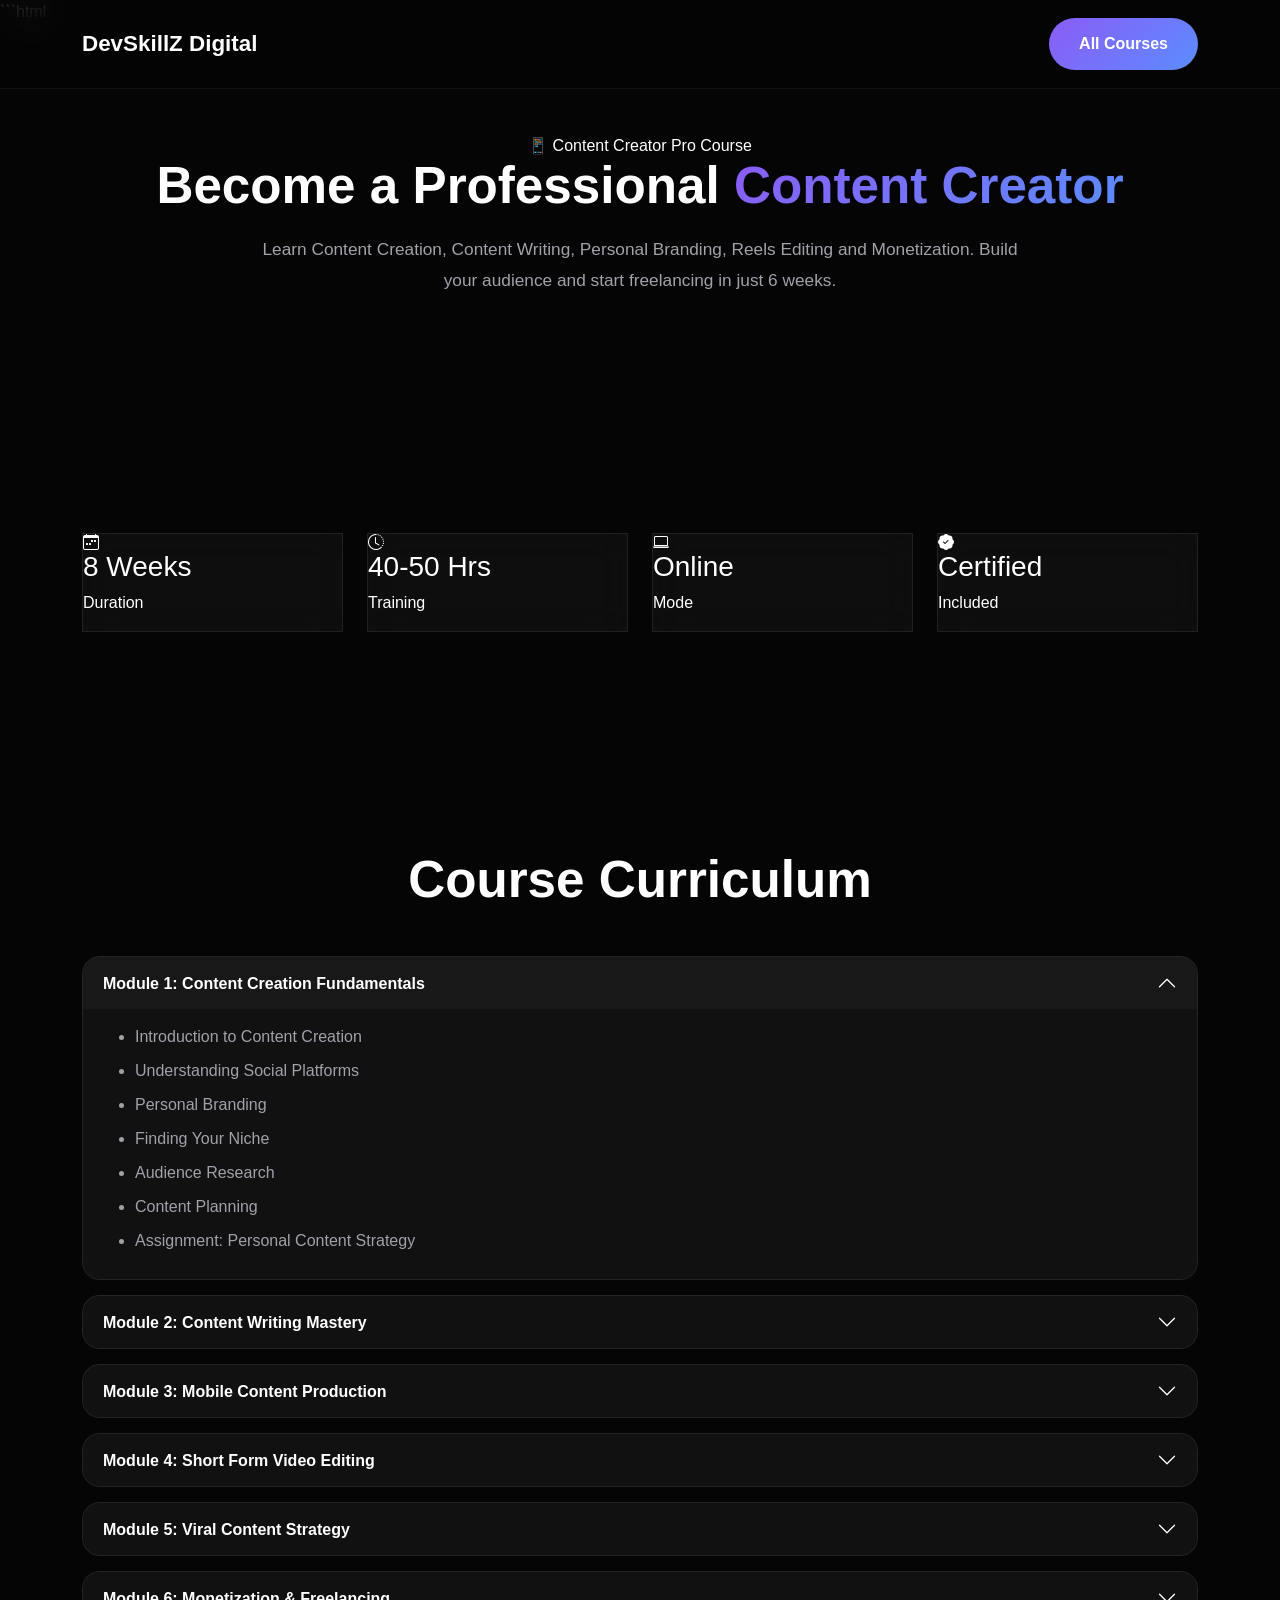
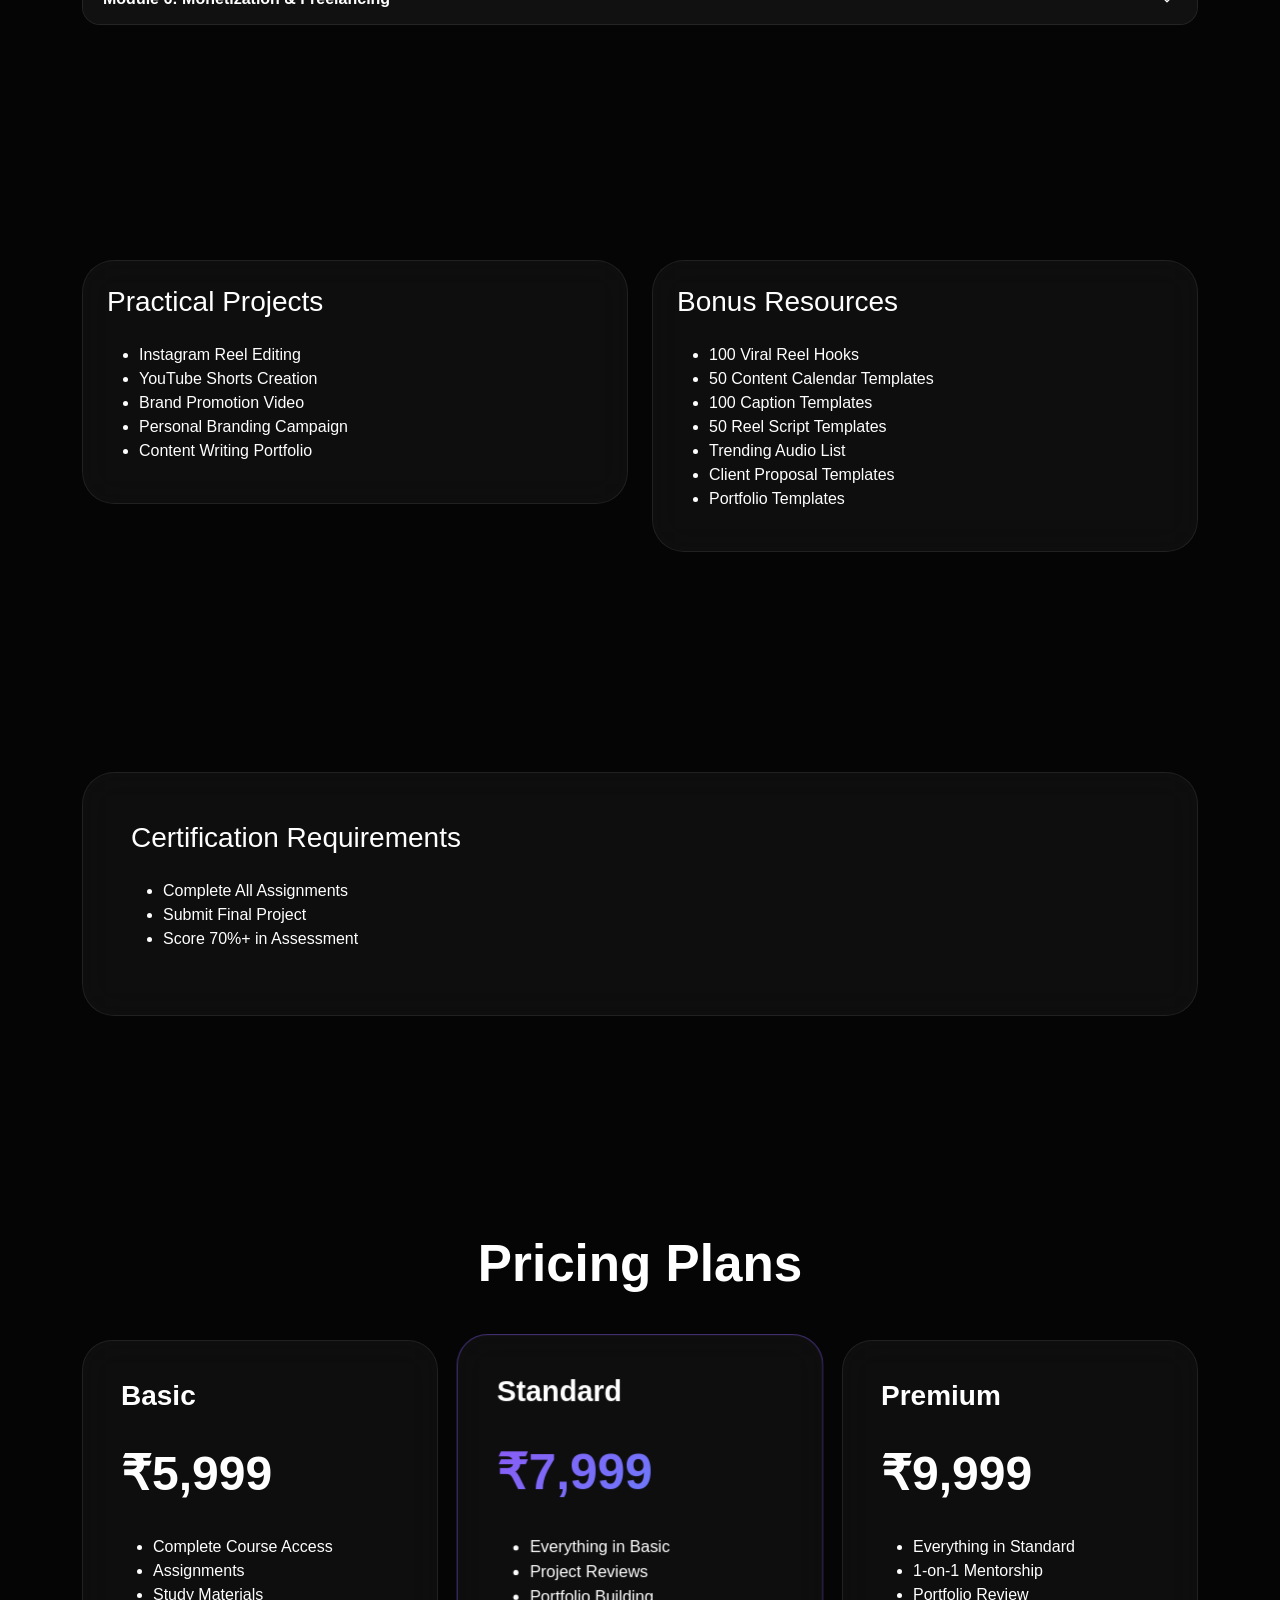
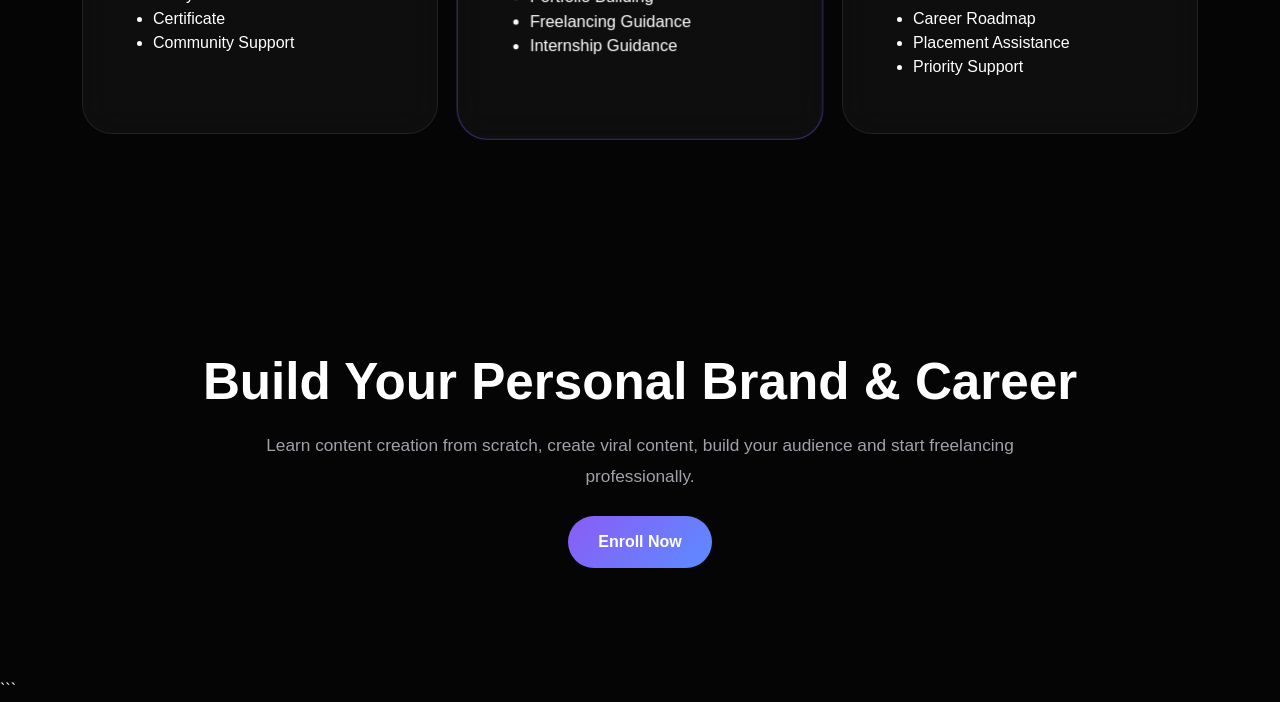
<file: content_creation.html>
```html
<!DOCTYPE html>
<html lang="en">
<head>
<meta charset="UTF-8">
<meta name="viewport" content="width=device-width, initial-scale=1.0">

<title>Content Creator Pro | DevSkillZ Digital</title>

<link href="https://cdn.jsdelivr.net/npm/bootstrap@5.3.3/dist/css/bootstrap.min.css" rel="stylesheet">
<link rel="stylesheet" href="https://cdn.jsdelivr.net/npm/bootstrap-icons@1.11.3/font/bootstrap-icons.min.css">
<link rel="stylesheet" href="style.css">

<!-- <style>

.course-hero{
    padding-top:180px;
    padding-bottom:100px;
}

.course-badge{
    display:inline-block;
    padding:10px 18px;
    border-radius:999px;
    background:rgba(139,92,246,.15);
    color:#c4b5fd;
    margin-bottom:25px;
}

.info-card{
    padding:30px;
    border-radius:24px;
    text-align:center;
}

.module-box{
    border-radius:24px;
    overflow:hidden;
}

.pricing-card{
    padding:35px;
    border-radius:30px;
    height:100%;
}

.price{
    font-size:3rem;
    font-weight:900;
    margin:20px 0;
}

.featured{
    border:1px solid rgba(139,92,246,.5);
}

.course-list li{
    margin-bottom:10px;
    color:var(--muted);
}

.accordion-button,
.accordion-body{
    background:#111;
    color:#fff;
}

</style> -->

</head>
<body>

<nav class="navbar navbar-expand-lg fixed-top">
<div class="container">

<a class="navbar-brand" href="index.html">
DevSkillZ Digital
</a>

<div class="ms-auto">
<a href="courses.html" class="btn-primary-custom">
All Courses
</a>
</div>

</div>
</nav>

<section class="course-hero">

<div class="container text-center">

<div class="course-badge">
📱 Content Creator Pro Course
</div>

<h1 class="section-title">
Become a Professional
<span class="gradient-text">
Content Creator
</span>
</h1>

<p class="section-subtitle mx-auto">
Learn Content Creation, Content Writing,
Personal Branding, Reels Editing and Monetization.
Build your audience and start freelancing in just 6 weeks.
</p>

</div>

</section>

<section>

<div class="container">

<div class="row g-4">

<div class="col-md-3">
    <div class="glass info-card">
        <i class="bi bi-calendar-week"></i>
        <h3>8 Weeks</h3>
        <p>Duration</p>
    </div>
</div>

<div class="col-md-3">
    <div class="glass info-card">
        <i class="bi bi-clock-history"></i>
        <h3>40-50 Hrs</h3>
        <p>Training</p>
    </div>
</div>

<div class="col-md-3">
    <div class="glass info-card">
        <i class="bi bi-laptop"></i>
        <h3>Online</h3>
        <p>Mode</p>
    </div>
</div>

<div class="col-md-3">
    <div class="glass info-card">
        <i class="bi bi-patch-check-fill"></i>
        <h3>Certified</h3>
        <p>Included</p>
    </div>
</div>
</div>

</div>

</section>

<section>

<div class="container">

<div class="text-center mb-5">
<h2 class="section-title">
Course Curriculum
</h2>
</div>

<div class="accordion module-box" id="courseModules">

<!-- MODULE 1 -->

<div class="accordion-item">
<h2 class="accordion-header">
<button class="accordion-button"
data-bs-toggle="collapse"
data-bs-target="#m1">
Module 1: Content Creation Fundamentals
</button>
</h2>

<div id="m1" class="accordion-collapse collapse show">
<div class="accordion-body">

<ul>
<li>Introduction to Content Creation</li>
<li>Understanding Social Platforms</li>
<li>Personal Branding</li>
<li>Finding Your Niche</li>
<li>Audience Research</li>
<li>Content Planning</li>
<li>Assignment: Personal Content Strategy</li>
</ul>

</div>
</div>
</div>

<!-- MODULE 2 -->

<div class="accordion-item">
<h2 class="accordion-header">
<button class="accordion-button collapsed"
data-bs-toggle="collapse"
data-bs-target="#m2">
Module 2: Content Writing Mastery
</button>
</h2>

<div id="m2" class="accordion-collapse collapse">
<div class="accordion-body">

<ul>
<li>Content Writing Basics</li>
<li>Social Media Captions</li>
<li>Script Writing</li>
<li>Storytelling Techniques</li>
<li>Blog Writing</li>
<li>AI Content Writing Tools</li>
<li>Assignment: 10 Posts + 3 Scripts</li>
</ul>

</div>
</div>
</div>

<!-- MODULE 3 -->

<div class="accordion-item">
<h2 class="accordion-header">
<button class="accordion-button collapsed"
data-bs-toggle="collapse"
data-bs-target="#m3">
Module 3: Mobile Content Production
</button>
</h2>

<div id="m3" class="accordion-collapse collapse">
<div class="accordion-body">

<ul>
<li>Smartphone Videography</li>
<li>Camera Angles</li>
<li>Lighting Basics</li>
<li>Audio Recording</li>
<li>B-Roll Shooting</li>
<li>Assignment: Shoot a Reel</li>
</ul>

</div>
</div>
</div>

<!-- MODULE 4 -->

<div class="accordion-item">
<h2 class="accordion-header">
<button class="accordion-button collapsed"
data-bs-toggle="collapse"
data-bs-target="#m4">
Module 4: Short Form Video Editing
</button>
</h2>

<div id="m4" class="accordion-collapse collapse">
<div class="accordion-body">

<ul>
<li>CapCut Basics</li>
<li>Premiere Pro Basics</li>
<li>Reel Editing Workflow</li>
<li>Transitions & Effects</li>
<li>Speed Ramping</li>
<li>Text Animations</li>
<li>Trending Reel Styles</li>
<li>Assignment: Edit 5 Reels</li>
</ul>

</div>
</div>
</div>

<!-- MODULE 5 -->

<div class="accordion-item">
<h2 class="accordion-header">
<button class="accordion-button collapsed"
data-bs-toggle="collapse"
data-bs-target="#m5">
Module 5: Viral Content Strategy
</button>
</h2>

<div id="m5" class="accordion-collapse collapse">
<div class="accordion-body">

<ul>
<li>Content Hooks</li>
<li>Trend Research</li>
<li>Algorithm Understanding</li>
<li>Hashtag Strategy</li>
<li>Content Repurposing</li>
<li>Increasing Engagement</li>
<li>Assignment: 30 Day Content Calendar</li>
</ul>

</div>
</div>
</div>

<!-- MODULE 6 -->

<div class="accordion-item">
<h2 class="accordion-header">
<button class="accordion-button collapsed"
data-bs-toggle="collapse"
data-bs-target="#m6">
Module 6: Monetization & Freelancing
</button>
</h2>

<div id="m6" class="accordion-collapse collapse">
<div class="accordion-body">

<ul>
<li>UGC Content Creation</li>
<li>Brand Collaborations</li>
<li>Freelance Content Services</li>
<li>Building a Portfolio</li>
<li>Pricing Your Services</li>
<li>Getting Your First Client</li>
<li>Assignment: Professional Portfolio</li>
</ul>

</div>
</div>
</div>

</div>

</div>

</section>

<section>

<div class="container">

<div class="row g-4">

<div class="col-lg-6">

<div class="glass p-4 rounded-5">

<h3 class="mb-4">
Practical Projects
</h3>

<ul class="course-list">
<li>Instagram Reel Editing</li>
<li>YouTube Shorts Creation</li>
<li>Brand Promotion Video</li>
<li>Personal Branding Campaign</li>
<li>Content Writing Portfolio</li>
</ul>

</div>

</div>

<div class="col-lg-6">

<div class="glass p-4 rounded-5">

<h3 class="mb-4">
Bonus Resources
</h3>

<ul class="course-list">
<li>100 Viral Reel Hooks</li>
<li>50 Content Calendar Templates</li>
<li>100 Caption Templates</li>
<li>50 Reel Script Templates</li>
<li>Trending Audio List</li>
<li>Client Proposal Templates</li>
<li>Portfolio Templates</li>
</ul>

</div>

</div>

</div>

</div>

</section>

<section>

<div class="container">

<div class="glass p-5 rounded-5">

<h3 class="mb-4">
Certification Requirements
</h3>

<ul class="course-list">
<li>Complete All Assignments</li>
<li>Submit Final Project</li>
<li>Score 70%+ in Assessment</li>
</ul>

</div>

</div>

</section>

<section id="pricing">

<div class="container">

<div class="text-center mb-5">
<h2 class="section-title">
Pricing Plans
</h2>
</div>

<div class="row g-4">

<div class="col-lg-4">

<div class="glass pricing-card">

<h3>Basic</h3>

<div class="price">
₹5,999
</div>

<ul class="course-list">
<li>Complete Course Access</li>
<li>Assignments</li>
<li>Study Materials</li>
<li>Certificate</li>
<li>Community Support</li>
</ul>

</div>

</div>

<div class="col-lg-4">

<div class="glass pricing-card featured">

<h3>Standard</h3>

<div class="price gradient-text">
₹7,999
</div>

<ul class="course-list">
<li>Everything in Basic</li>
<li>Project Reviews</li>
<li>Portfolio Building</li>
<li>Freelancing Guidance</li>
<li>Internship Guidance</li>
</ul>

</div>

</div>

<div class="col-lg-4">

<div class="glass pricing-card">

<h3>Premium</h3>

<div class="price">
₹9,999
</div>

<ul class="course-list">
<li>Everything in Standard</li>
<li>1-on-1 Mentorship</li>
<li>Portfolio Review</li>
<li>Career Roadmap</li>
<li>Placement Assistance</li>
<li>Priority Support</li>
</ul>

</div>

</div>

</div>

</div>

</section>

<section>

<div class="container text-center">

<h2 class="section-title">
Build Your Personal Brand & Career
</h2>

<p class="section-subtitle mx-auto mb-4">
Learn content creation from scratch, create viral content,
build your audience and start freelancing professionally.
</p>

<a href="#" class="btn-primary-custom">
Enroll Now
</a>

</div>

</section>

<script src="https://cdn.jsdelivr.net/npm/bootstrap@5.3.3/dist/js/bootstrap.bundle.min.js"></script>

</body>
</html>
```
</file>
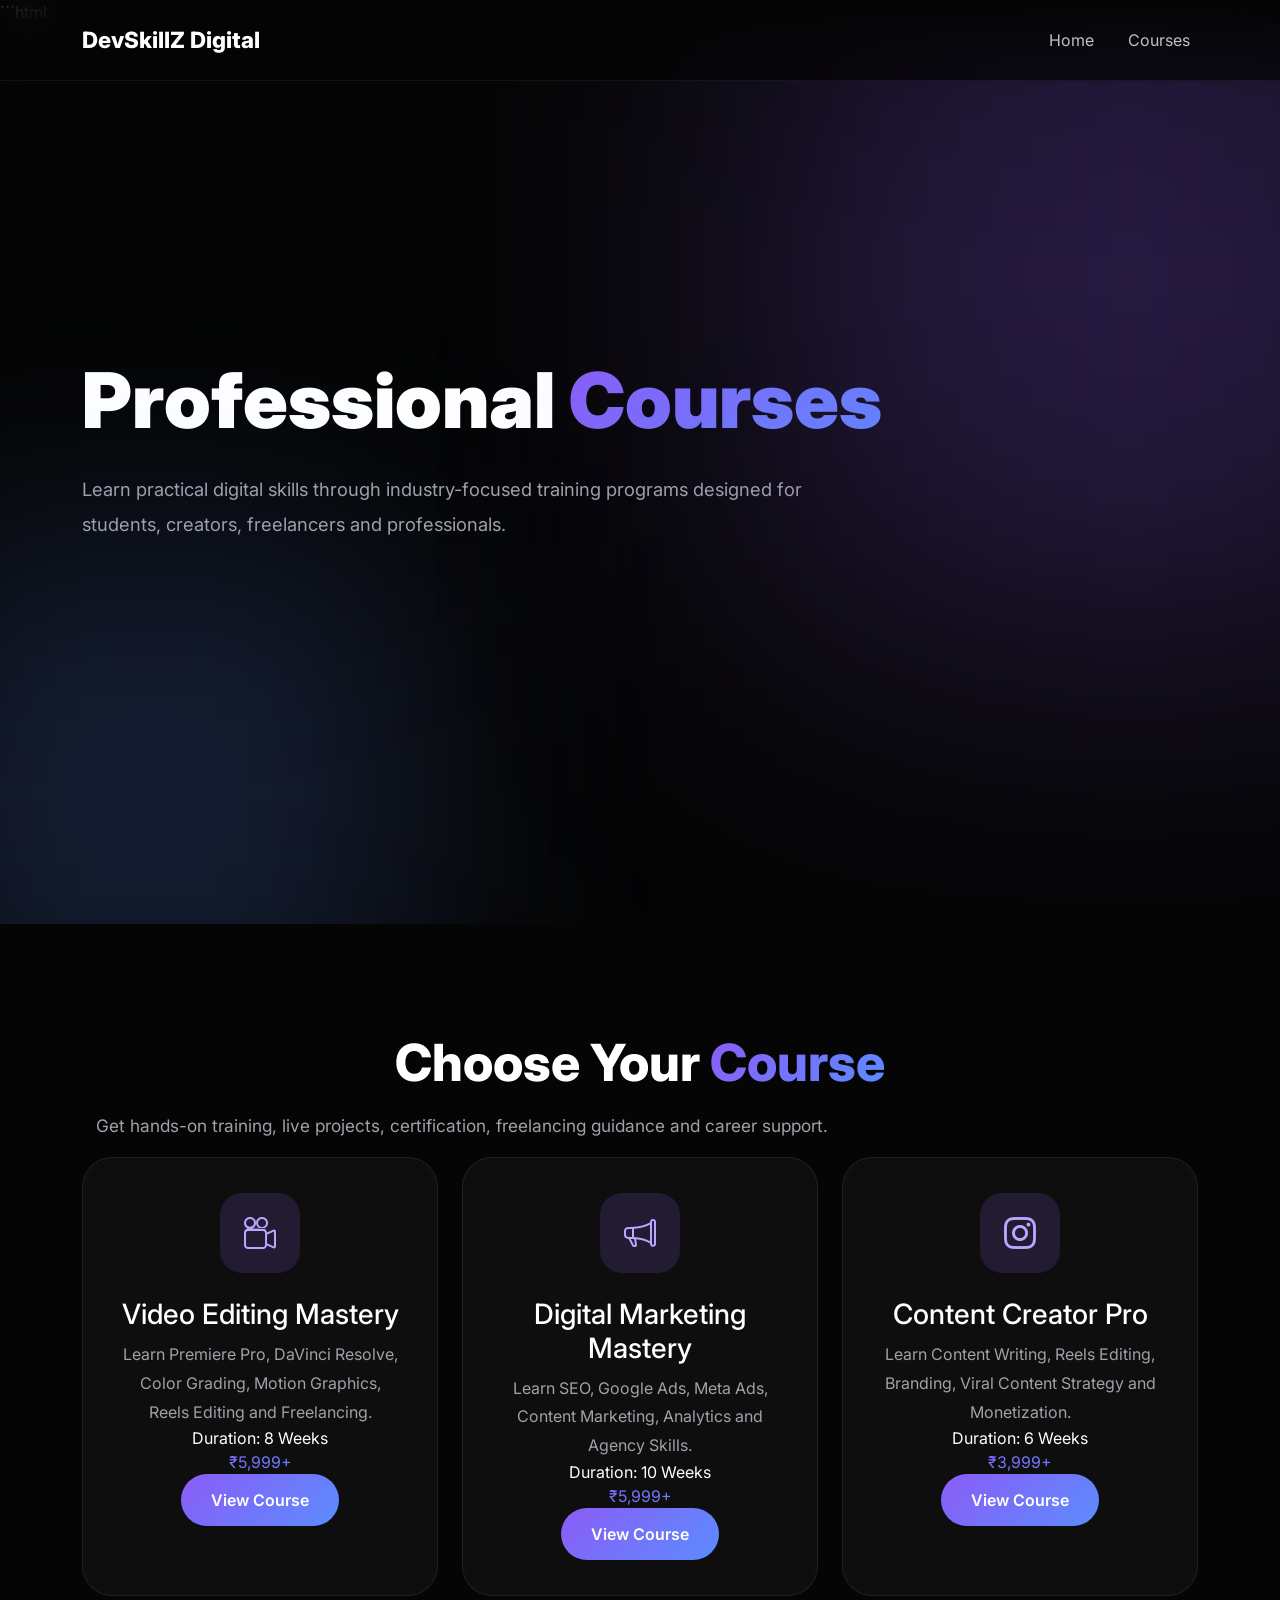
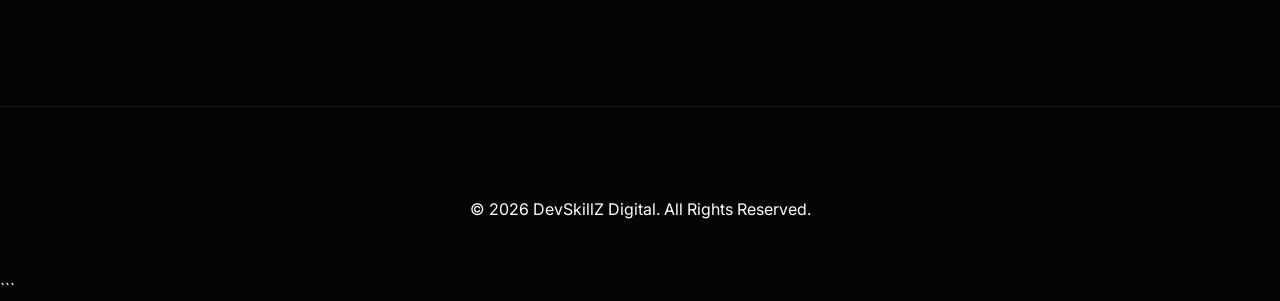
<file: courses.html>
```html
<!DOCTYPE html>
<html lang="en">
<head>
<meta charset="UTF-8">
<meta name="viewport" content="width=device-width, initial-scale=1.0">

<title>Courses | DevSkillZ Digital</title>

<link href="https://cdn.jsdelivr.net/npm/bootstrap@5.3.3/dist/css/bootstrap.min.css" rel="stylesheet">
<link rel="stylesheet" href="https://cdn.jsdelivr.net/npm/bootstrap-icons@1.11.3/font/bootstrap-icons.min.css">
<link href="https://fonts.googleapis.com/css2?family=Inter:wght@300;400;500;600;700;800;900&display=swap" rel="stylesheet">

<link rel="stylesheet" href="style.css">
</head>
<body>

<nav class="navbar navbar-expand-lg fixed-top">
    <div class="container">

        <a class="navbar-brand" href="index.html">
            DevSkillZ Digital
        </a>

        <button class="navbar-toggler bg-light"
                type="button"
                data-bs-toggle="collapse"
                data-bs-target="#navMenu">
            <span class="navbar-toggler-icon"></span>
        </button>

        <div class="collapse navbar-collapse" id="navMenu">

            <ul class="navbar-nav ms-auto">

                <li class="nav-item">
                    <a class="nav-link" href="index.html">
                        Home
                    </a>
                </li>

                <li class="nav-item">
                    <a class="nav-link" href="courses.html">
                        Courses
                    </a>
                </li>

            </ul>

        </div>

    </div>
</nav>

<section class="hero">

    <div class="container">

        <h1>
            Professional
            <span class="gradient-text">Courses</span>
        </h1>

        <p>
            Learn practical digital skills through industry-focused training
            programs designed for students, creators, freelancers and
            professionals.
        </p>

    </div>

</section>

<section>

    <div class="container">

        <div class="text-center">

            <h2 class="section-title">
                Choose Your
                <span class="gradient-text">Course</span>
            </h2>

            <p class="section-subtitle">
                Get hands-on training, live projects, certification,
                freelancing guidance and career support.
            </p>

        </div>

        <div class="courses-grid">

            <!-- VIDEO EDITING -->

            <div class="course-card glass">

                <div class="course-icon">
                    <i class="bi bi-camera-reels"></i>
                </div>

                <h3>
                    Video Editing Mastery
                </h3>

                <p>
                    Learn Premiere Pro, DaVinci Resolve, Color Grading,
                    Motion Graphics, Reels Editing and Freelancing.
                </p>

                <div class="course-meta">
                    Duration: 8 Weeks
                </div>

                <div class="course-price gradient-text">
                    ₹5,999+
                </div>

                <a href="video_editing.html"
                   class="btn-primary-custom">
                    View Course
                </a>

            </div>

            <!-- DIGITAL MARKETING -->

            <div class="course-card glass">

                <div class="course-icon">
                    <i class="bi bi-megaphone"></i>
                </div>

                <h3>
                    Digital Marketing Mastery
                </h3>

                <p>
                    Learn SEO, Google Ads, Meta Ads,
                    Content Marketing, Analytics and Agency Skills.
                </p>

                <div class="course-meta">
                    Duration: 10 Weeks
                </div>

                <div class="course-price gradient-text">
                    ₹5,999+
                </div>

                <a href="digital_marketing.html"
                   class="btn-primary-custom">
                    View Course
                </a>

            </div>

            <!-- CONTENT CREATOR -->

            <div class="course-card glass">

                <div class="course-icon">
                    <i class="bi bi-instagram"></i>
                </div>

                <h3>
                    Content Creator Pro
                </h3>

                <p>
                    Learn Content Writing, Reels Editing,
                    Branding, Viral Content Strategy and Monetization.
                </p>

                <div class="course-meta">
                    Duration: 6 Weeks
                </div>

                <div class="course-price gradient-text">
                    ₹3,999+
                </div>

                <a href="content_creation.html"
                   class="btn-primary-custom">
                    View Course
                </a>

            </div>

        </div>

    </div>

</section>

<footer class="footer">
    <div class="container text-center">
        <p>
            © 2026 DevSkillZ Digital. All Rights Reserved.
        </p>
    </div>
</footer>

<script src="https://cdn.jsdelivr.net/npm/bootstrap@5.3.3/dist/js/bootstrap.bundle.min.js"></script>

</body>
</html>
```
</file>
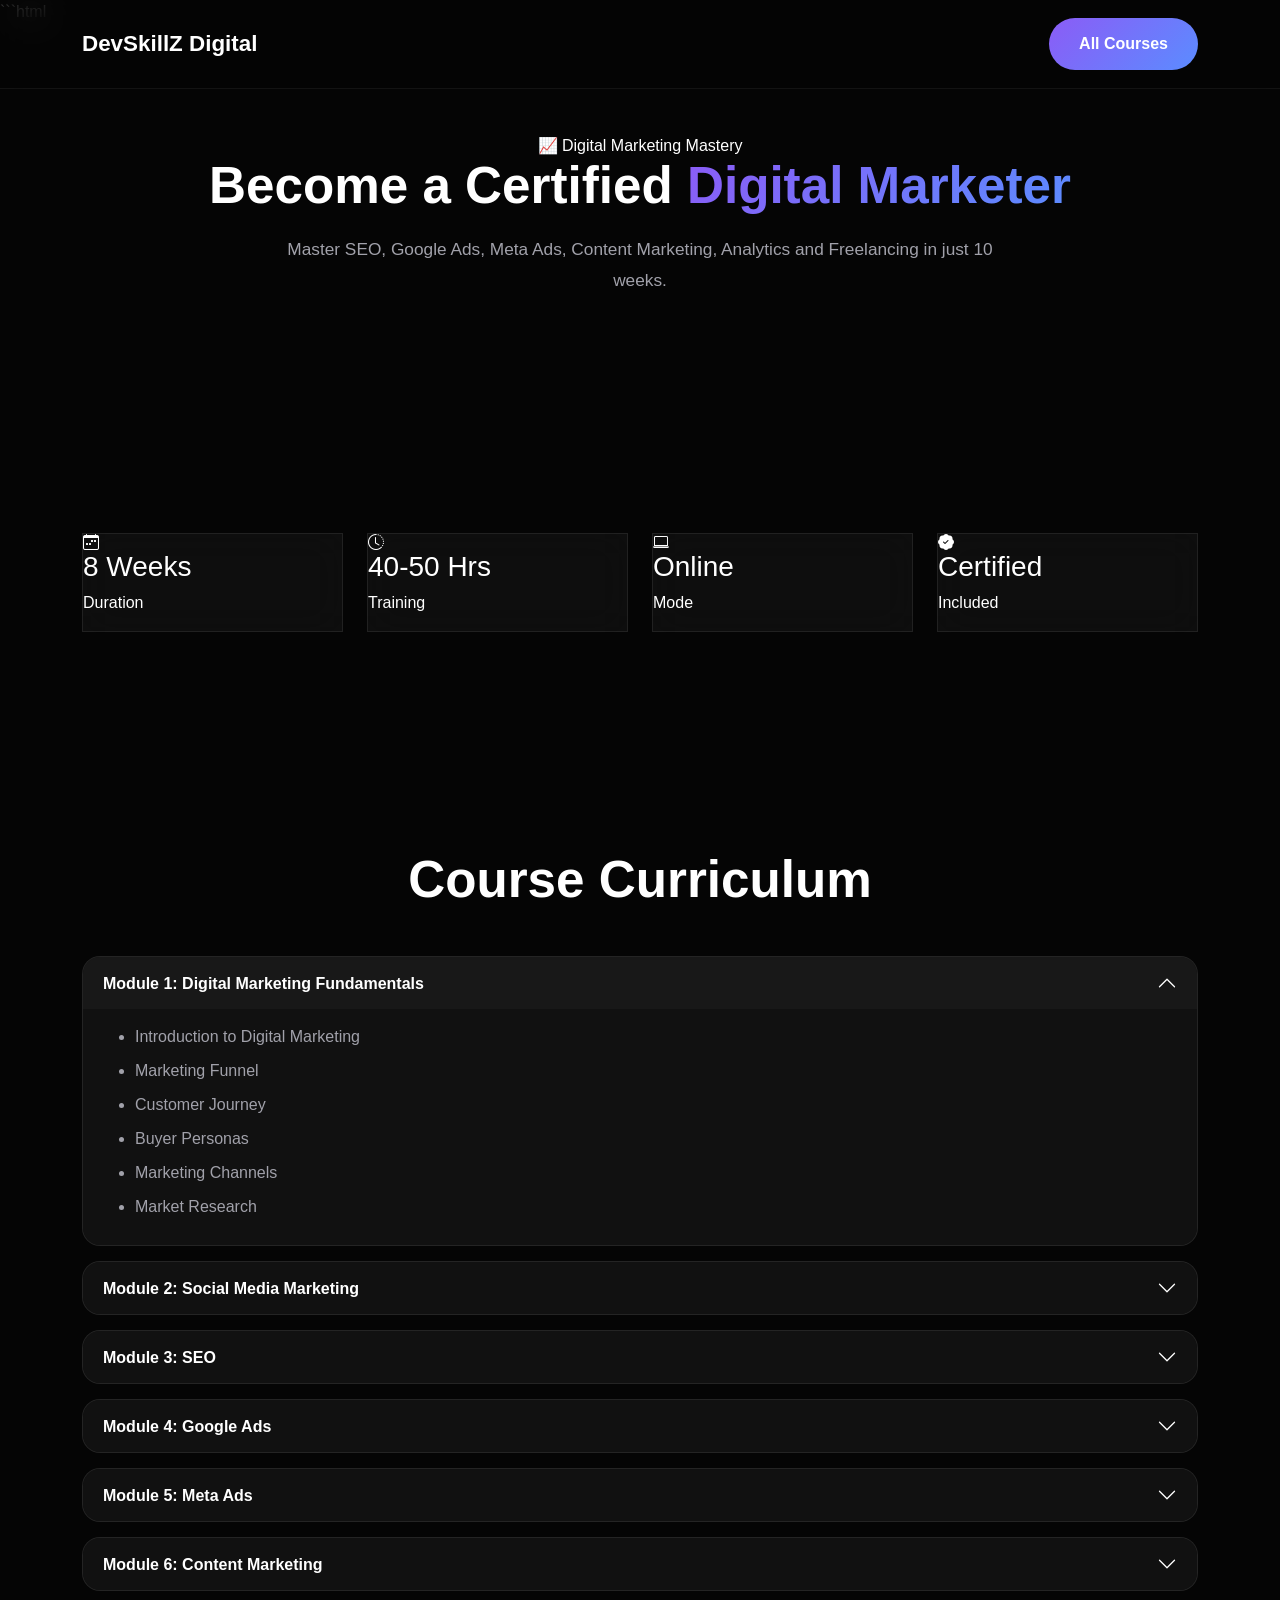
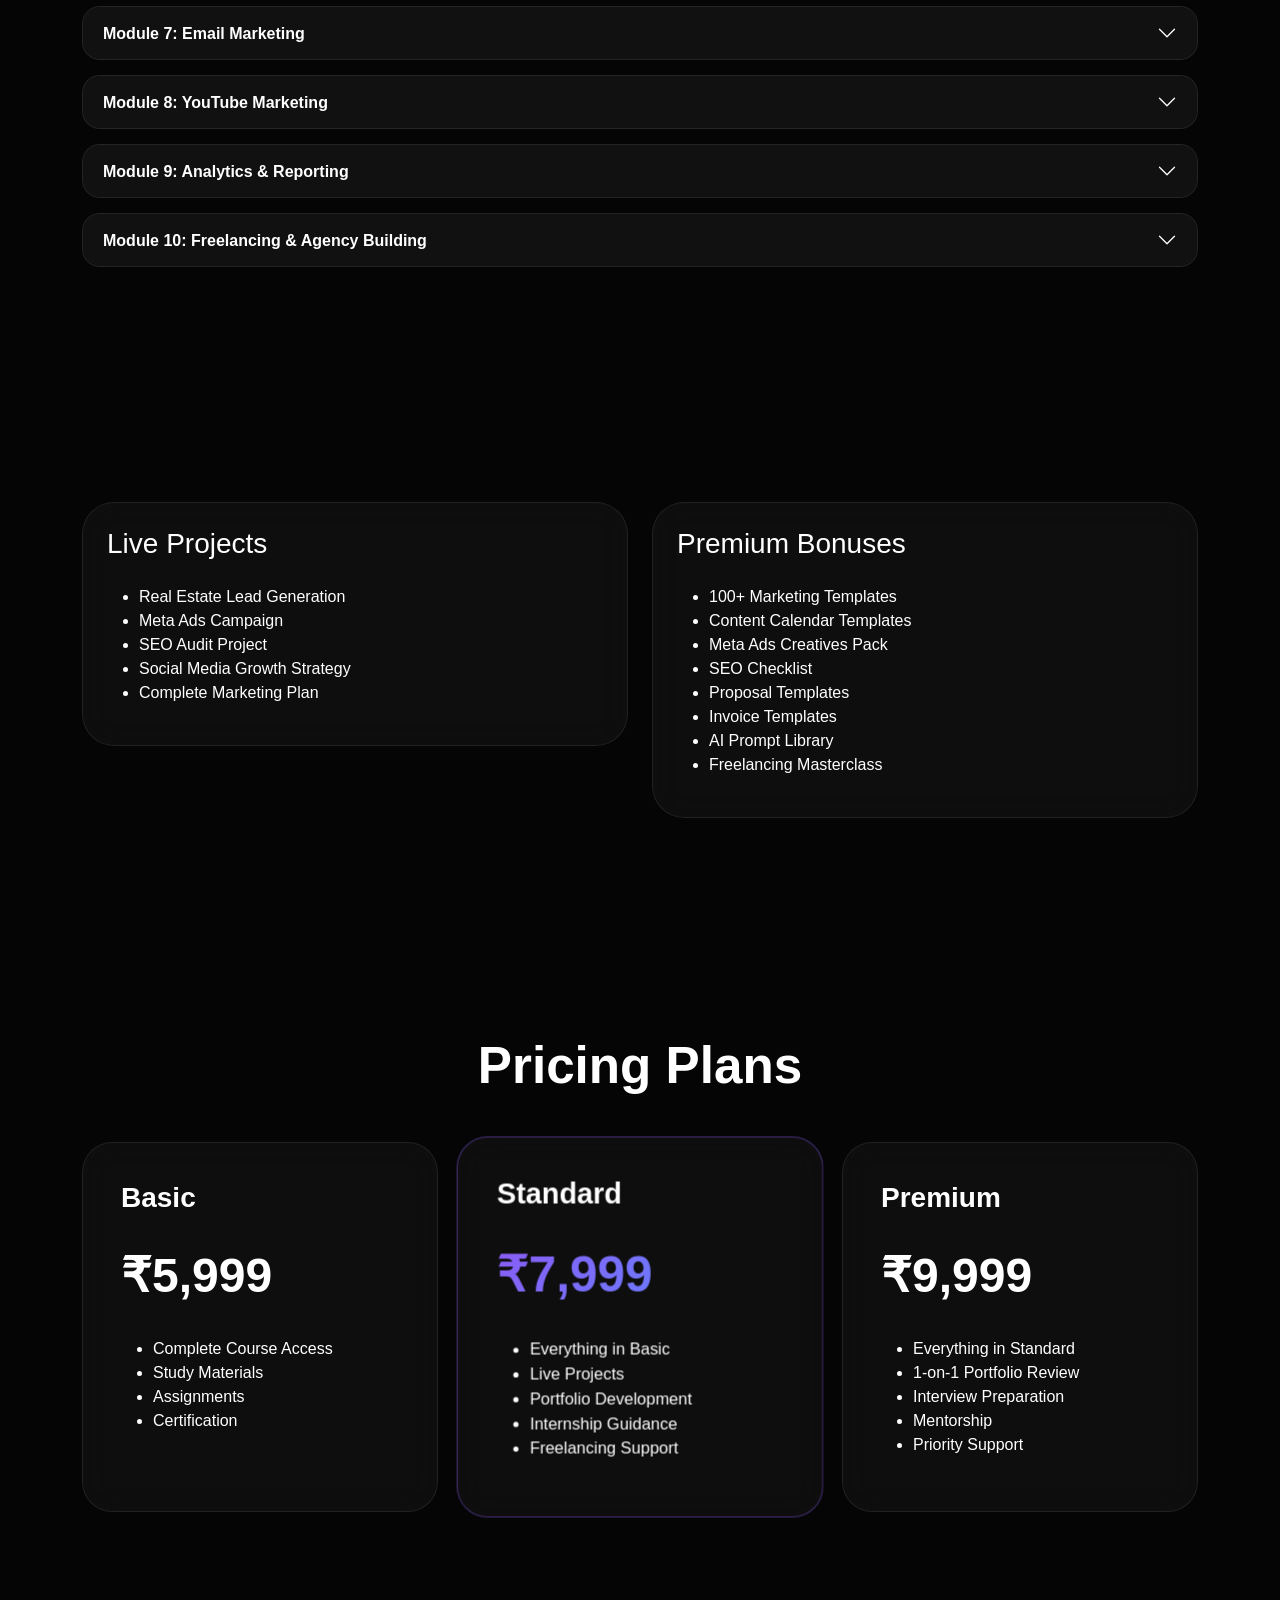
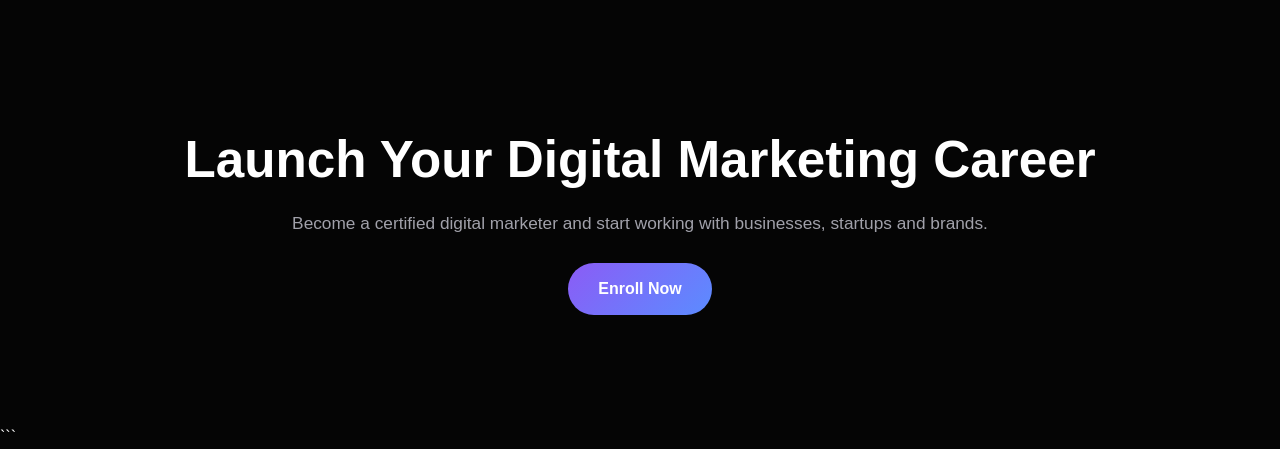
<file: digital_marketing.html>
```html
<!DOCTYPE html>
<html lang="en">
<head>
<meta charset="UTF-8">
<meta name="viewport" content="width=device-width, initial-scale=1.0">

<title>Digital Marketing Mastery | DevSkillZ Digital</title>

<link href="https://cdn.jsdelivr.net/npm/bootstrap@5.3.3/dist/css/bootstrap.min.css" rel="stylesheet">
<link rel="stylesheet" href="https://cdn.jsdelivr.net/npm/bootstrap-icons@1.11.3/font/bootstrap-icons.min.css">
<link rel="stylesheet" href="style.css">

<!-- <style>

.course-hero{
    padding-top:180px;
    padding-bottom:100px;
}

.course-badge{
    display:inline-block;
    padding:10px 18px;
    border-radius:999px;
    background:rgba(139,92,246,.15);
    color:#c4b5fd;
    margin-bottom:25px;
}

.info-card{
    padding:30px;
    border-radius:24px;
    text-align:center;
}

.module-box{
    border-radius:24px;
    overflow:hidden;
}

.pricing-card{
    padding:35px;
    border-radius:30px;
    height:100%;
}

.price{
    font-size:3rem;
    font-weight:900;
    margin:20px 0;
}

.featured{
    border:1px solid rgba(139,92,246,.5);
}

.course-list li{
    margin-bottom:10px;
    color:var(--muted);
}

</style> -->

</head>
<body>

<nav class="navbar navbar-expand-lg fixed-top">
<div class="container">

<a class="navbar-brand" href="index.html">
DevSkillZ Digital
</a>

<div class="ms-auto">
<a href="courses.html" class="btn-primary-custom">
All Courses
</a>
</div>

</div>
</nav>

<section class="course-hero">

<div class="container text-center">

<div class="course-badge">
📈 Digital Marketing Mastery
</div>

<h1 class="section-title">
Become a Certified
<span class="gradient-text">
Digital Marketer
</span>
</h1>

<p class="section-subtitle mx-auto">
Master SEO, Google Ads, Meta Ads, Content Marketing,
Analytics and Freelancing in just 10 weeks.
</p>

</div>

</section>

<section>

<div class="container">

<div class="row g-4">

<div class="col-md-3">
    <div class="glass info-card">
        <i class="bi bi-calendar-week"></i>
        <h3>8 Weeks</h3>
        <p>Duration</p>
    </div>
</div>

<div class="col-md-3">
    <div class="glass info-card">
        <i class="bi bi-clock-history"></i>
        <h3>40-50 Hrs</h3>
        <p>Training</p>
    </div>
</div>

<div class="col-md-3">
    <div class="glass info-card">
        <i class="bi bi-laptop"></i>
        <h3>Online</h3>
        <p>Mode</p>
    </div>
</div>

<div class="col-md-3">
    <div class="glass info-card">
        <i class="bi bi-patch-check-fill"></i>
        <h3>Certified</h3>
        <p>Included</p>
    </div>
</div>

</div>

</div>

</section>

<section>

<div class="container">

<div class="text-center mb-5">
<h2 class="section-title">
Course Curriculum
</h2>
</div>

<div class="accordion module-box" id="courseModules">

<div class="accordion-item">
<h2 class="accordion-header">
<button class="accordion-button" data-bs-toggle="collapse" data-bs-target="#m1">
Module 1: Digital Marketing Fundamentals
</button>
</h2>
<div id="m1" class="accordion-collapse collapse show">
<div class="accordion-body">
<ul>
<li>Introduction to Digital Marketing</li>
<li>Marketing Funnel</li>
<li>Customer Journey</li>
<li>Buyer Personas</li>
<li>Marketing Channels</li>
<li>Market Research</li>
</ul>
</div>
</div>
</div>

<div class="accordion-item">
<h2 class="accordion-header">
<button class="accordion-button collapsed" data-bs-toggle="collapse" data-bs-target="#m2">
Module 2: Social Media Marketing
</button>
</h2>
<div id="m2" class="accordion-collapse collapse">
<div class="accordion-body">
<ul>
<li>Facebook Marketing</li>
<li>Instagram Marketing</li>
<li>LinkedIn Marketing</li>
<li>X Marketing</li>
<li>Content Planning</li>
<li>Growth Strategies</li>
</ul>
</div>
</div>
</div>

<div class="accordion-item">
<h2 class="accordion-header">
<button class="accordion-button collapsed" data-bs-toggle="collapse" data-bs-target="#m3">
Module 3: SEO
</button>
</h2>
<div id="m3" class="accordion-collapse collapse">
<div class="accordion-body">
<ul>
<li>Keyword Research</li>
<li>On-Page SEO</li>
<li>Off-Page SEO</li>
<li>Technical SEO</li>
<li>Local SEO</li>
<li>Search Console</li>
</ul>
</div>
</div>
</div>

<div class="accordion-item">
<h2 class="accordion-header">
<button class="accordion-button collapsed" data-bs-toggle="collapse" data-bs-target="#m4">
Module 4: Google Ads
</button>
</h2>
<div id="m4" class="accordion-collapse collapse">
<div class="accordion-body">
<ul>
<li>Search Campaigns</li>
<li>Display Ads</li>
<li>Video Ads</li>
<li>Keyword Targeting</li>
<li>Conversion Tracking</li>
</ul>
</div>
</div>
</div>

<div class="accordion-item">
<h2 class="accordion-header">
<button class="accordion-button collapsed" data-bs-toggle="collapse" data-bs-target="#m5">
Module 5: Meta Ads
</button>
</h2>
<div id="m5" class="accordion-collapse collapse">
<div class="accordion-body">
<ul>
<li>Meta Business Suite</li>
<li>Audience Targeting</li>
<li>Ad Creatives</li>
<li>Lead Generation</li>
<li>Retargeting</li>
<li>Optimization</li>
</ul>
</div>
</div>
</div>

<div class="accordion-item">
<h2 class="accordion-header">
<button class="accordion-button collapsed" data-bs-toggle="collapse" data-bs-target="#m6">
Module 6: Content Marketing
</button>
</h2>
<div id="m6" class="accordion-collapse collapse">
<div class="accordion-body">
<ul>
<li>Content Strategy</li>
<li>Blog Writing</li>
<li>Copywriting</li>
<li>Storytelling</li>
<li>Repurposing</li>
<li>AI Tools</li>
</ul>
</div>
</div>
</div>

<div class="accordion-item">
<h2 class="accordion-header">
<button class="accordion-button collapsed" data-bs-toggle="collapse" data-bs-target="#m7">
Module 7: Email Marketing
</button>
</h2>
<div id="m7" class="accordion-collapse collapse">
<div class="accordion-body">
<ul>
<li>Lead Magnets</li>
<li>Email Automation</li>
<li>Newsletter Creation</li>
<li>Mailchimp</li>
<li>Brevo</li>
</ul>
</div>
</div>
</div>

<div class="accordion-item">
<h2 class="accordion-header">
<button class="accordion-button collapsed" data-bs-toggle="collapse" data-bs-target="#m8">
Module 8: YouTube Marketing
</button>
</h2>
<div id="m8" class="accordion-collapse collapse">
<div class="accordion-body">
<ul>
<li>Channel Setup</li>
<li>Video SEO</li>
<li>Thumbnail Design</li>
<li>Growth Strategies</li>
<li>Monetization</li>
</ul>
</div>
</div>
</div>

<div class="accordion-item">
<h2 class="accordion-header">
<button class="accordion-button collapsed" data-bs-toggle="collapse" data-bs-target="#m9">
Module 9: Analytics & Reporting
</button>
</h2>
<div id="m9" class="accordion-collapse collapse">
<div class="accordion-body">
<ul>
<li>GA4</li>
<li>UTM Tracking</li>
<li>Conversion Tracking</li>
<li>KPI Measurement</li>
<li>ROI Analysis</li>
<li>Dashboards</li>
</ul>
</div>
</div>
</div>

<div class="accordion-item">
<h2 class="accordion-header">
<button class="accordion-button collapsed" data-bs-toggle="collapse" data-bs-target="#m10">
Module 10: Freelancing & Agency Building
</button>
</h2>
<div id="m10" class="accordion-collapse collapse">
<div class="accordion-body">
<ul>
<li>Getting Clients</li>
<li>Proposal Writing</li>
<li>Pricing Services</li>
<li>Portfolio Building</li>
<li>Agency Setup</li>
</ul>
</div>
</div>
</div>

</div>

</div>

</section>

<section>

<div class="container">

<div class="row g-4">

<div class="col-lg-6">
<div class="glass p-4 rounded-5">

<h3 class="mb-4">Live Projects</h3>

<ul class="course-list">
<li>Real Estate Lead Generation</li>
<li>Meta Ads Campaign</li>
<li>SEO Audit Project</li>
<li>Social Media Growth Strategy</li>
<li>Complete Marketing Plan</li>
</ul>

</div>
</div>

<div class="col-lg-6">
<div class="glass p-4 rounded-5">

<h3 class="mb-4">Premium Bonuses</h3>

<ul class="course-list">
<li>100+ Marketing Templates</li>
<li>Content Calendar Templates</li>
<li>Meta Ads Creatives Pack</li>
<li>SEO Checklist</li>
<li>Proposal Templates</li>
<li>Invoice Templates</li>
<li>AI Prompt Library</li>
<li>Freelancing Masterclass</li>
</ul>

</div>
</div>

</div>

</div>

</section>

<section id="pricing">

<div class="container">

<div class="text-center mb-5">
<h2 class="section-title">
Pricing Plans
</h2>
</div>

<div class="row g-4">

<div class="col-lg-4">
<div class="glass pricing-card">
<h3>Basic</h3>
<div class="price">₹5,999</div>
<ul class="course-list">
<li>Complete Course Access</li>
<li>Study Materials</li>
<li>Assignments</li>
<li>Certification</li>
</ul>
</div>
</div>

<div class="col-lg-4">
<div class="glass pricing-card featured">
<h3>Standard</h3>
<div class="price gradient-text">₹7,999</div>
<ul class="course-list">
<li>Everything in Basic</li>
<li>Live Projects</li>
<li>Portfolio Development</li>
<li>Internship Guidance</li>
<li>Freelancing Support</li>
</ul>
</div>
</div>

<div class="col-lg-4">
<div class="glass pricing-card">
<h3>Premium</h3>
<div class="price">₹9,999</div>
<ul class="course-list">
<li>Everything in Standard</li>
<li>1-on-1 Portfolio Review</li>
<li>Interview Preparation</li>
<li>Mentorship</li>
<li>Priority Support</li>
</ul>
</div>
</div>

</div>

</div>

</section>

<section>

<div class="container text-center">

<h2 class="section-title">
Launch Your Digital Marketing Career
</h2>

<p class="section-subtitle mx-auto mb-4">
Become a certified digital marketer and start working with businesses, startups and brands.
</p>

<a href="#" class="btn-primary-custom">
Enroll Now
</a>

</div>

</section>

<script src="https://cdn.jsdelivr.net/npm/bootstrap@5.3.3/dist/js/bootstrap.bundle.min.js"></script>

</body>
</html>
```
</file>
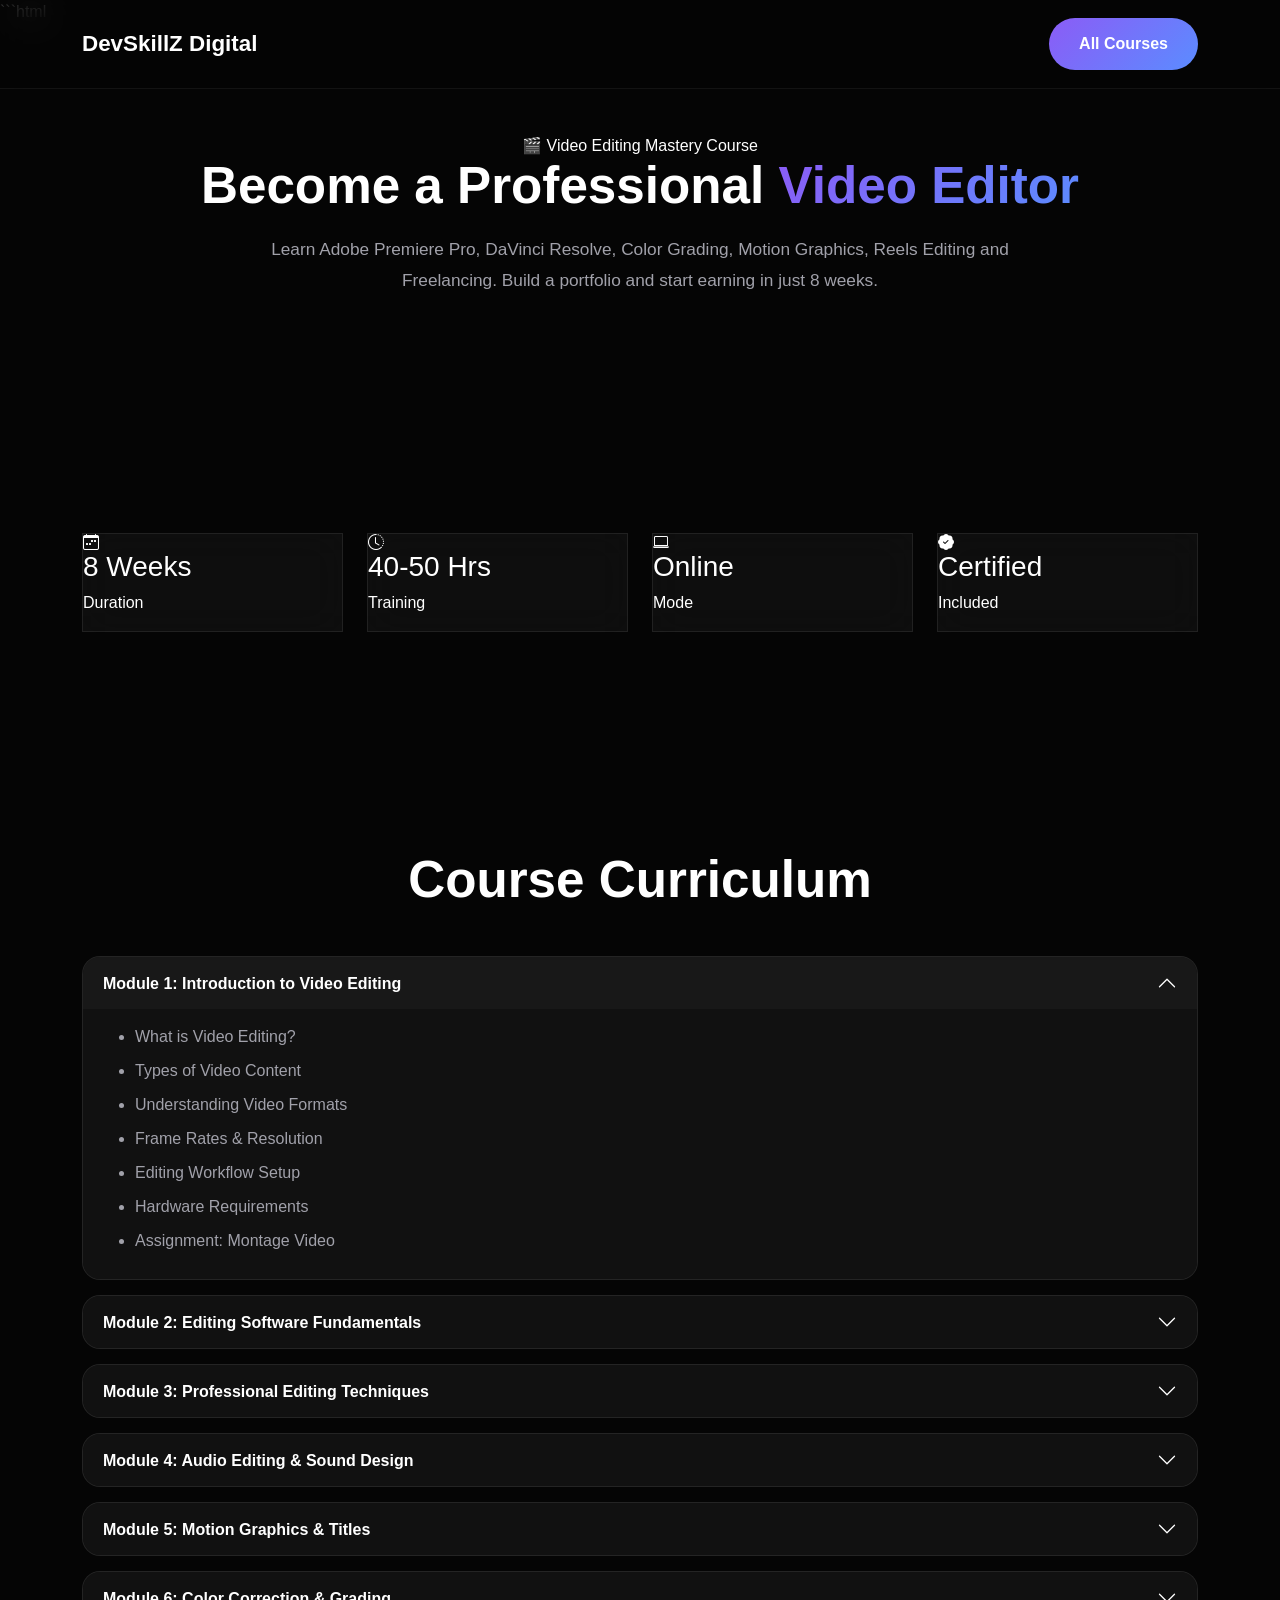
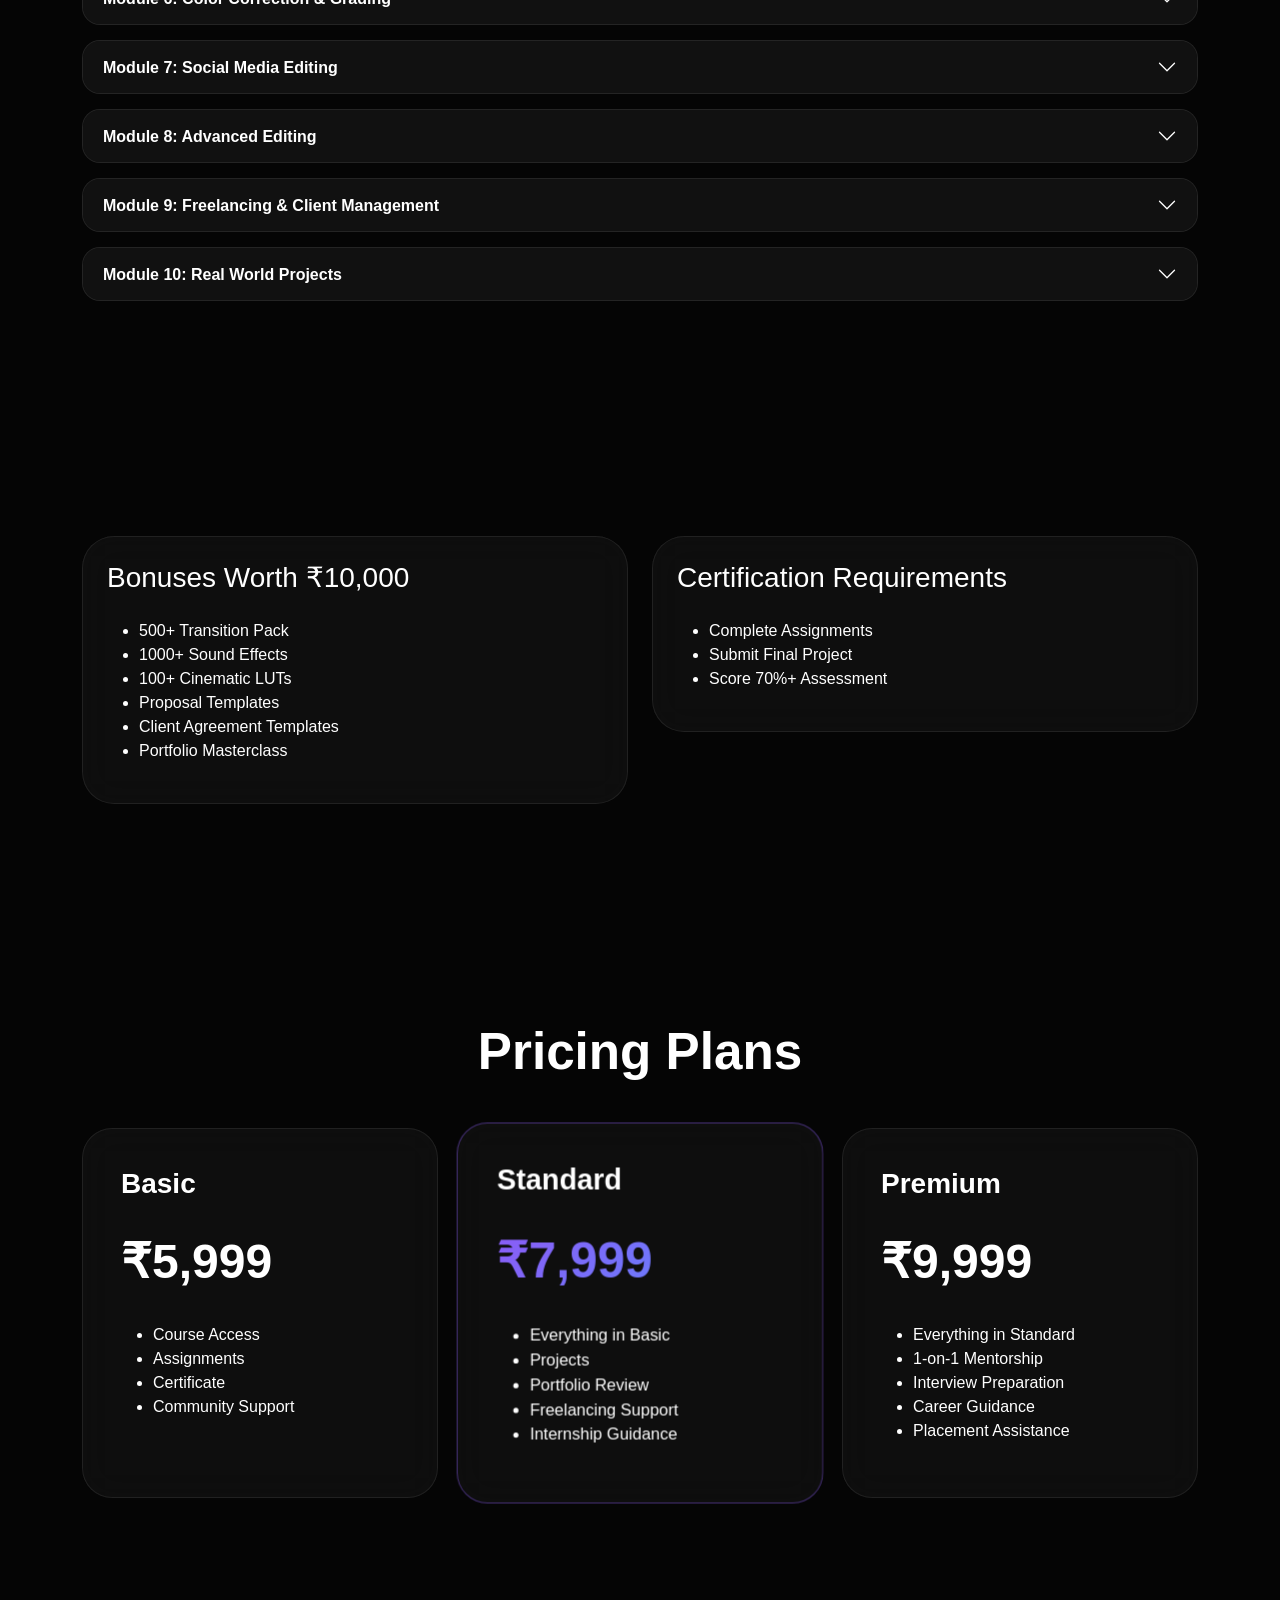
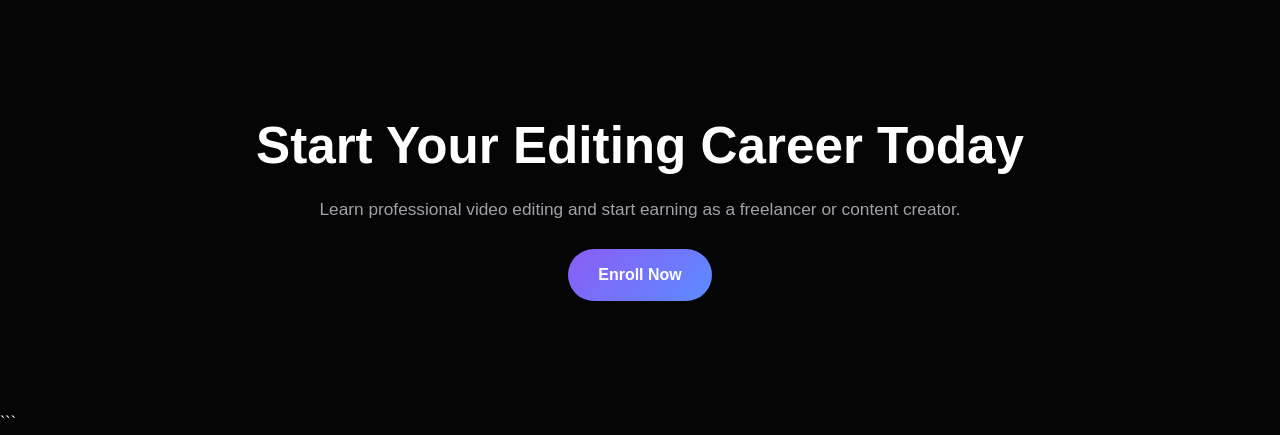
<file: video_editing.html>
```html
<!DOCTYPE html>
<html lang="en">
<head>
<meta charset="UTF-8">
<meta name="viewport" content="width=device-width, initial-scale=1.0">

<title>Video Editing Mastery | DevSkillZ Digital</title>

<link href="https://cdn.jsdelivr.net/npm/bootstrap@5.3.3/dist/css/bootstrap.min.css" rel="stylesheet">
<link rel="stylesheet" href="https://cdn.jsdelivr.net/npm/bootstrap-icons@1.11.3/font/bootstrap-icons.min.css">
<link rel="stylesheet" href="style.css">

<!-- <style>

.course-hero{
    padding-top:180px;
    padding-bottom:100px;
}

.course-badge{
    display:inline-block;
    padding:10px 18px;
    border-radius:999px;
    background:rgba(139,92,246,.15);
    color:#c4b5fd;
    margin-bottom:25px;
}

.info-card{
    padding:30px;
    border-radius:24px;
    text-align:center;
}

.module-box{
    border-radius:24px;
    overflow:hidden;
}

.pricing-card{
    padding:35px;
    border-radius:30px;
    height:100%;
}

.price{
    font-size:3rem;
    font-weight:900;
    margin:20px 0;
}

.featured{
    border:1px solid rgba(139,92,246,.5);
}

.course-list li{
    margin-bottom:10px;
    color:var(--muted);
}

</style> -->

</head>
<body>

<nav class="navbar navbar-expand-lg fixed-top">
<div class="container">
<a class="navbar-brand" href="index.html">
DevSkillZ Digital
</a>

<div class="ms-auto">
<a href="courses.html" class="btn-primary-custom">
All Courses
</a>
</div>
</div>
</nav>

<section class="course-hero">

<div class="container text-center">

<div class="course-badge">
🎬 Video Editing Mastery Course
</div>

<h1 class="section-title">
Become a Professional
<span class="gradient-text">
Video Editor
</span>
</h1>

<p class="section-subtitle mx-auto">
Learn Adobe Premiere Pro, DaVinci Resolve, Color Grading,
Motion Graphics, Reels Editing and Freelancing.
Build a portfolio and start earning in just 8 weeks.
</p>

</div>

</section>

<section>

<div class="container">

<div class="row g-4">

<div class="col-md-3">
    <div class="glass info-card">
        <i class="bi bi-calendar-week"></i>
        <h3>8 Weeks</h3>
        <p>Duration</p>
    </div>
</div>

<div class="col-md-3">
    <div class="glass info-card">
        <i class="bi bi-clock-history"></i>
        <h3>40-50 Hrs</h3>
        <p>Training</p>
    </div>
</div>

<div class="col-md-3">
    <div class="glass info-card">
        <i class="bi bi-laptop"></i>
        <h3>Online</h3>
        <p>Mode</p>
    </div>
</div>

<div class="col-md-3">
    <div class="glass info-card">
        <i class="bi bi-patch-check-fill"></i>
        <h3>Certified</h3>
        <p>Included</p>
    </div>
</div>

</div>

</div>

</section>

<section>

<div class="container">

<div class="text-center mb-5">
<h2 class="section-title">
Course Curriculum
</h2>
</div>

<div class="accordion module-box" id="courseModules">

<!-- MODULE 1 -->

<div class="accordion-item">
<h2 class="accordion-header">
<button class="accordion-button" data-bs-toggle="collapse" data-bs-target="#m1">
Module 1: Introduction to Video Editing
</button>
</h2>

<div id="m1" class="accordion-collapse collapse show">
<div class="accordion-body">

<ul>
<li>What is Video Editing?</li>
<li>Types of Video Content</li>
<li>Understanding Video Formats</li>
<li>Frame Rates & Resolution</li>
<li>Editing Workflow Setup</li>
<li>Hardware Requirements</li>
<li>Assignment: Montage Video</li>
</ul>

</div>
</div>
</div>

<!-- MODULE 2 -->

<div class="accordion-item">
<h2 class="accordion-header">
<button class="accordion-button collapsed"
data-bs-toggle="collapse"
data-bs-target="#m2">
Module 2: Editing Software Fundamentals
</button>
</h2>

<div id="m2" class="accordion-collapse collapse">
<div class="accordion-body">

<ul>
<li>Premiere Pro Interface</li>
<li>DaVinci Resolve Interface</li>
<li>Importing Footage</li>
<li>Timeline Basics</li>
<li>Keyboard Shortcuts</li>
<li>Project Management</li>
<li>Assignment: Travel Video</li>
</ul>

</div>
</div>
</div>

<!-- MODULE 3 -->

<div class="accordion-item">
<h2 class="accordion-header">
<button class="accordion-button collapsed"
data-bs-toggle="collapse"
data-bs-target="#m3">
Module 3: Professional Editing Techniques
</button>
</h2>

<div id="m3" class="accordion-collapse collapse">
<div class="accordion-body">

<ul>
<li>Cutting Techniques</li>
<li>J-Cuts & L-Cuts</li>
<li>Match Cuts</li>
<li>Jump Cuts</li>
<li>Storytelling Through Editing</li>
<li>Pacing & Rhythm</li>
</ul>

</div>
</div>
</div>

<!-- MODULE 4 -->

<div class="accordion-item">
<h2 class="accordion-header">
<button class="accordion-button collapsed"
data-bs-toggle="collapse"
data-bs-target="#m4">
Module 4: Audio Editing & Sound Design
</button>
</h2>

<div id="m4" class="accordion-collapse collapse">
<div class="accordion-body">

<ul>
<li>Audio Basics</li>
<li>Voice Cleanup</li>
<li>Music Selection</li>
<li>Sound Effects</li>
<li>Audio Mixing</li>
<li>Noise Reduction</li>
</ul>

</div>
</div>
</div>

<!-- MODULE 5 -->

<div class="accordion-item">
<h2 class="accordion-header">
<button class="accordion-button collapsed"
data-bs-toggle="collapse"
data-bs-target="#m5">
Module 5: Motion Graphics & Titles
</button>
</h2>

<div id="m5" class="accordion-collapse collapse">
<div class="accordion-body">

<ul>
<li>Text Animation</li>
<li>Lower Thirds</li>
<li>Intro Design</li>
<li>Outro Design</li>
<li>After Effects Basics</li>
<li>Social Graphics</li>
</ul>

</div>
</div>
</div>

<!-- MODULE 6 -->

<div class="accordion-item">
<h2 class="accordion-header">
<button class="accordion-button collapsed"
data-bs-toggle="collapse"
data-bs-target="#m6">
Module 6: Color Correction & Grading
</button>
</h2>

<div id="m6" class="accordion-collapse collapse">
<div class="accordion-body">

<ul>
<li>Color Theory</li>
<li>White Balance</li>
<li>Exposure Correction</li>
<li>LUTs</li>
<li>Cinematic Looks</li>
<li>Skin Tone Correction</li>
</ul>

</div>
</div>
</div>

<!-- MODULE 7 -->

<div class="accordion-item">
<h2 class="accordion-header">
<button class="accordion-button collapsed"
data-bs-toggle="collapse"
data-bs-target="#m7">
Module 7: Social Media Editing
</button>
</h2>

<div id="m7" class="accordion-collapse collapse">
<div class="accordion-body">

<ul>
<li>Instagram Reels</li>
<li>YouTube Shorts</li>
<li>TikTok Videos</li>
<li>Trending Styles</li>
<li>Hooks</li>
<li>Subtitles</li>
</ul>

</div>
</div>
</div>

<!-- MODULE 8 -->

<div class="accordion-item">
<h2 class="accordion-header">
<button class="accordion-button collapsed"
data-bs-toggle="collapse"
data-bs-target="#m8">
Module 8: Advanced Editing
</button>
</h2>

<div id="m8" class="accordion-collapse collapse">
<div class="accordion-body">

<ul>
<li>Speed Ramping</li>
<li>Green Screen</li>
<li>Masking</li>
<li>Tracking</li>
<li>Multi Camera Editing</li>
<li>AI Editing Tools</li>
</ul>

</div>
</div>
</div>

<!-- MODULE 9 -->

<div class="accordion-item">
<h2 class="accordion-header">
<button class="accordion-button collapsed"
data-bs-toggle="collapse"
data-bs-target="#m9">
Module 9: Freelancing & Client Management
</button>
</h2>

<div id="m9" class="accordion-collapse collapse">
<div class="accordion-body">

<ul>
<li>Finding Clients</li>
<li>Pricing Services</li>
<li>Proposal Writing</li>
<li>Communication</li>
<li>Portfolio Creation</li>
<li>Contracts & Invoicing</li>
</ul>

</div>
</div>
</div>

<!-- MODULE 10 -->

<div class="accordion-item">
<h2 class="accordion-header">
<button class="accordion-button collapsed"
data-bs-toggle="collapse"
data-bs-target="#m10">
Module 10: Real World Projects
</button>
</h2>

<div id="m10" class="accordion-collapse collapse">
<div class="accordion-body">

<ul>
<li>YouTube Vlog Editing</li>
<li>Instagram Reel Package</li>
<li>Corporate Promo Video</li>
<li>Music Video Edit</li>
<li>Short Film Editing</li>
</ul>

</div>
</div>
</div>

</div>

</div>

</section>

<section>

<div class="container">

<div class="row g-4">

<div class="col-lg-6">

<div class="glass p-4 rounded-5">

<h3 class="mb-4">
Bonuses Worth ₹10,000
</h3>

<ul class="course-list">
<li>500+ Transition Pack</li>
<li>1000+ Sound Effects</li>
<li>100+ Cinematic LUTs</li>
<li>Proposal Templates</li>
<li>Client Agreement Templates</li>
<li>Portfolio Masterclass</li>
</ul>

</div>

</div>

<div class="col-lg-6">

<div class="glass p-4 rounded-5">

<h3 class="mb-4">
Certification Requirements
</h3>

<ul class="course-list">
<li>Complete Assignments</li>
<li>Submit Final Project</li>
<li>Score 70%+ Assessment</li>
</ul>

</div>

</div>

</div>

</div>

</section>

<section id="pricing">

<div class="container">

<div class="text-center mb-5">
<h2 class="section-title">
Pricing Plans
</h2>
</div>

<div class="row g-4">

<div class="col-lg-4">

<div class="glass pricing-card">

<h3>Basic</h3>

<div class="price">
₹5,999
</div>

<ul class="course-list">
<li>Course Access</li>
<li>Assignments</li>
<li>Certificate</li>
<li>Community Support</li>
</ul>

</div>

</div>

<div class="col-lg-4">

<div class="glass pricing-card featured">

<h3>Standard</h3>

<div class="price gradient-text">
₹7,999
</div>

<ul class="course-list">
<li>Everything in Basic</li>
<li>Projects</li>
<li>Portfolio Review</li>
<li>Freelancing Support</li>
<li>Internship Guidance</li>
</ul>

</div>

</div>

<div class="col-lg-4">

<div class="glass pricing-card">

<h3>Premium</h3>

<div class="price">
₹9,999
</div>

<ul class="course-list">
<li>Everything in Standard</li>
<li>1-on-1 Mentorship</li>
<li>Interview Preparation</li>
<li>Career Guidance</li>
<li>Placement Assistance</li>
</ul>

</div>

</div>

</div>

</div>

</section>

<section>

<div class="container text-center">

<h2 class="section-title">
Start Your Editing Career Today
</h2>

<p class="section-subtitle mx-auto mb-4">
Learn professional video editing and start earning as a freelancer or content creator.
</p>

<a href="#" class="btn-primary-custom">
Enroll Now
</a>

</div>

</section>

<script src="https://cdn.jsdelivr.net/npm/bootstrap@5.3.3/dist/js/bootstrap.bundle.min.js"></script>

</body>
</html>
```
</file>
<file: style.css>
:root {
            --bg: #050505;
            --card: rgba(255,255,255,0.05);
            --border: rgba(255,255,255,0.08);
            --text: #ffffff;
            --muted: #a1a1aa;
            --primary: #8b5cf6;
            --secondary: #5b8cff;
            --gradient: linear-gradient(135deg,#8b5cf6,#5b8cff);
        }

        * {
            margin: 0;
            padding: 0;
            box-sizing: border-box;
            scroll-behavior: smooth;
        }

        body {
            background: var(--bg);
            color: var(--text);
            font-family: 'Inter', sans-serif;
            overflow-x: hidden;
        }

        section {
            padding: 110px 0;
            position: relative;
        }

        .section-title {
            font-size: clamp(2rem,4vw,4rem);
            font-weight: 800;
            line-height: 1.1;
            margin-bottom: 20px;
        }

        .section-subtitle {
            color: var(--muted);
            font-size: 1.08rem;
            max-width: 760px;
            line-height: 1.8;
        }

        .gradient-text {
            background: var(--gradient);
            -webkit-background-clip: text;
            -webkit-text-fill-color: transparent;
        }

        .glass {
            background: rgba(255,255,255,0.04);
            backdrop-filter: blur(18px);
            border: 1px solid rgba(255,255,255,0.08);
        }

        .navbar {
            padding: 18px 0;
            background: rgba(5,5,5,0.75);
            backdrop-filter: blur(18px);
            border-bottom: 1px solid rgba(255,255,255,0.06);
        }

        .navbar-brand {
            font-size: 1.4rem;
            font-weight: 800;
            color: white;
        }

        .nav-link {
            color: rgba(255,255,255,0.75);
            margin-left: 18px;
            transition: 0.3s ease;
        }

        .nav-link:hover {
            color: white;
        }

        .btn-primary-custom {
            background: var(--gradient);
            border: none;
            color: white;
            padding: 14px 30px;
            border-radius: 999px;
            font-weight: 600;
            transition: 0.3s ease;
            text-decoration: none;
            display: inline-flex;
            align-items: center;
            gap: 10px;
        }

        .btn-primary-custom:hover {
            transform: translateY(-3px);
            box-shadow: 0 20px 50px rgba(139,92,246,0.3);
            color: white;
        }

        .btn-outline-custom {
            border: 1px solid rgba(255,255,255,0.15);
            color: white;
            padding: 14px 30px;
            border-radius: 999px;
            text-decoration: none;
            transition: 0.3s ease;
            display: inline-flex;
            align-items: center;
            gap: 10px;
        }

        .btn-outline-custom:hover {
            background: rgba(255,255,255,0.05);
            color: white;
        }

        /* HERO */

        .hero {
            min-height: 100vh;
            display: flex;
            align-items: center;
            overflow: hidden;
        }

        .hero::before {
            content: '';
            position: absolute;
            width: 700px;
            height: 700px;
            background: rgba(139,92,246,0.25);
            filter: blur(140px);
            top: -100px;
            right: -200px;
            z-index: 0;
        }

        .hero::after {
            content: '';
            position: absolute;
            width: 500px;
            height: 500px;
            background: rgba(91,140,255,0.18);
            filter: blur(120px);
            bottom: -120px;
            left: -100px;
            z-index: 0;
        }

        .hero-content {
            position: relative;
            z-index: 2;
        }

        .hero-tag {
            display: inline-flex;
            align-items: center;
            gap: 10px;
            padding: 10px 18px;
            border-radius: 999px;
            margin-bottom: 28px;
            font-size: 0.95rem;
        }

        .hero h1 {
            font-size: clamp(3rem,6vw,6rem);
            font-weight: 900;
            line-height: 1.05;
            margin-bottom: 30px;
        }

        .hero p {
            font-size: 1.15rem;
            color: var(--muted);
            line-height: 1.9;
            max-width: 720px;
            margin-bottom: 45px;
        }

        .hero-video-placeholder {
            margin-top: 60px;
            height: 500px;
            border-radius: 32px;
            overflow: hidden;
            border: 1px solid rgba(255,255,255,0.08);
            position: relative;
        }

        .placeholder-media {
            width: 100%;
            height: 100%;
            background: linear-gradient(135deg,#111,#1d1d1d);
            display: flex;
            align-items: center;
            justify-content: center;
            flex-direction: column;
            color: rgba(255,255,255,0.6);
            text-align: center;
            padding: 30px;
        }

        .placeholder-media i {
            font-size: 5rem;
            margin-bottom: 20px;
            color: rgba(255,255,255,0.2);
        }

        .stats-grid {
            display: grid;
            grid-template-columns: repeat(auto-fit,minmax(220px,1fr));
            gap: 24px;
            margin-top: 70px;
        }

        .stat-card {
            padding: 35px;
            border-radius: 26px;
        }

        .stat-card h2 {
            font-size: 3rem;
            font-weight: 800;
        }

        .stat-card p {
            color: var(--muted);
            margin: 0;
        }

        .problem-card,
        .service-card,
        .case-card,
        .testimonial-card,
        .pricing-card,
        .faq-card {
            padding: 38px;
            border-radius: 30px;
            transition: 0.4s ease;
            height: 100%;
        }

        .problem-card:hover,
        .service-card:hover,
        .case-card:hover,
        .testimonial-card:hover,
        .pricing-card:hover {
            transform: translateY(-10px);
            border-color: rgba(139,92,246,0.5);
        }

        .service-icon {
            width: 72px;
            height: 72px;
            border-radius: 20px;
            background: rgba(139,92,246,0.15);
            display: flex;
            align-items: center;
            justify-content: center;
            font-size: 2rem;
            margin-bottom: 28px;
            color: #bba5ff;
        }

        .service-card h4,
        .problem-card h4,
        .pricing-card h3 {
            font-weight: 700;
            margin-bottom: 18px;
        }

        .service-card p,
        .problem-card p,
        .case-card p,
        .pricing-card p,
        .testimonial-card p,
        .faq-card p {
            color: var(--muted);
            line-height: 1.8;
        }

        .portfolio-preview {
            height: 280px;
            border-radius: 28px;
            overflow: hidden;
            margin-bottom: 24px;
        }

        .workflow-step {
            position: relative;
            padding-left: 90px;
            margin-bottom: 50px;
        }

        .workflow-step::before {
            content: '';
            position: absolute;
            width: 2px;
            height: calc(100% + 50px);
            background: rgba(255,255,255,0.08);
            left: 28px;
            top: 60px;
        }

        .workflow-step:last-child::before {
            display: none;
        }

        .workflow-number {
            position: absolute;
            width: 58px;
            height: 58px;
            border-radius: 50%;
            background: var(--gradient);
            left: 0;
            top: 0;
            display: flex;
            align-items: center;
            justify-content: center;
            font-weight: 700;
        }

        .pricing-card.featured {
            border: 1px solid rgba(139,92,246,0.45);
            transform: scale(1.03);
        }

        .price {
            font-size: 3rem;
            font-weight: 900;
            margin: 25px 0;
        }

        .faq-card {
            margin-bottom: 24px;
        }

        .footer {
            padding: 90px 0 40px;
            border-top: 1px solid rgba(255,255,255,0.08);
        }

        .footer a {
            text-decoration: none;
            color: var(--muted);
            display: block;
            margin-bottom: 12px;
            transition: 0.3s ease;
        }

        .footer a:hover {
            color: white;
        }

        .floating-whatsapp {
            position: fixed;
            right: 24px;
            bottom: 24px;
            width: 64px;
            height: 64px;
            border-radius: 50%;
            background: #25d366;
            display: flex;
            align-items: center;
            justify-content: center;
            color: white;
            font-size: 1.8rem;
            z-index: 999;
            box-shadow: 0 15px 40px rgba(37,211,102,0.35);
        }


/* COURSES SECTION */

.courses-section {
    padding-top: 40px;
}

.courses-grid {
    display: grid;
    grid-template-columns: repeat(3, 1fr);
    gap: 24px;
}

.course-card {
    padding: 35px;
    border-radius: 30px;
    transition: all 0.4s ease;
    text-align: center;
    height: 100%;
}

.course-card:hover {
    transform: translateY(-10px);
    border-color: rgba(139,92,246,0.5);
}

.course-icon {
    width: 80px;
    height: 80px;
    margin: 0 auto 25px;
    border-radius: 22px;
    background: rgba(139,92,246,0.15);
    display: flex;
    align-items: center;
    justify-content: center;
    color: #bba5ff;
    font-size: 2rem;
}

.course-card h4 {
    font-weight: 700;
    margin-bottom: 15px;
}

.course-card p {
    color: var(--muted);
    line-height: 1.8;
    margin: 0;
}

/* Tablet */
@media (max-width: 992px) {
    .courses-grid {
        grid-template-columns: repeat(2, 1fr);
    }
}

/* Mobile */
@media (max-width: 768px) {
    .courses-grid {
        grid-template-columns: 1fr;
    }

    .course-card {
        padding: 30px;
    }
}

/* APPROVED BY SECTION */

.approved-section {
    padding: 30px 0 60px;
}

.approved-wrapper {
    border-radius: 30px;
    padding: 40px 50px;
    display: flex;
    align-items: center;
    justify-content: space-between;
    gap: 40px;
    overflow: hidden;
    position: relative;
}

.approved-wrapper::before {
    content: "";
    position: absolute;
    width: 250px;
    height: 250px;
    background: rgba(139,92,246,0.15);
    filter: blur(100px);
    right: -80px;
    top: -80px;
}

.approved-content {
    max-width: 650px;
    position: relative;
    z-index: 2;
}

.approved-label {
    display: inline-flex;
    align-items: center;
    gap: 10px;
    background: rgba(139,92,246,0.15);
    color: #bba5ff;
    padding: 10px 18px;
    border-radius: 999px;
    font-weight: 600;
    margin-bottom: 18px;
}

.approved-content h3 {
    font-size: 2rem;
    font-weight: 800;
    margin-bottom: 15px;
}

.approved-content p {
    color: var(--muted);
    line-height: 1.8;
    margin-bottom: 0;
}

.approved-logo {
    min-width: 220px;
    text-align: center;
    position: relative;
    z-index: 2;
}

.approved-logo img {
    max-width: 200px;
    width: 100%;
    height: auto;
    object-fit: contain;
    transition: 0.4s ease;
}

.approved-logo img:hover {
    transform: scale(1.05);
}


/* FAQ SECTION */

.custom-faq {
    max-width: 1000px;
    margin: 0 auto;
}

.custom-faq .accordion-item {
    border: 1px solid rgba(255,255,255,0.08);
    border-radius: 24px !important;
    overflow: hidden;
    margin-bottom: 18px;
    background: rgba(255,255,255,0.04);
}

.custom-faq .accordion-button {
    background: transparent;
    color: #fff;
    font-size: 1.2rem;
    font-weight: 600;
    padding: 24px 30px;
    box-shadow: none !important;
}

.custom-faq .accordion-button:not(.collapsed) {
    background: rgba(139,92,246,0.08);
    color: #fff;
}

.custom-faq .accordion-button:focus {
    box-shadow: none;
    border: none;
}

.custom-faq .accordion-button::after {
    filter: brightness(0) invert(1);
}

.custom-faq .accordion-body {
    padding: 0 30px 24px;
    color: var(--muted);
    line-height: 1.8;
    font-size: 1rem;
    background: transparent;
}

.custom-faq .accordion-button:hover {
    background: rgba(255,255,255,0.03);
}

/* IMPACT SECTION */

.impact-wrapper {
    padding: 60px 40px;
    border-radius: 32px;
}

.impact-slider-container {
    display: flex;
    align-items: center;
    gap: 20px;
}

.impact-slider {
    overflow: hidden;
    width: 100%;
}

.impact-track {
    display: flex;
    transition: transform 0.5s ease;
}

.impact-card {
    min-width: calc(100% / 3);
    padding: 35px;
    text-align: center;
}

.impact-card h2 {
    font-size: 3rem;
    font-weight: 900;
    margin-bottom: 10px;
    background: var(--gradient);
    -webkit-background-clip: text;
    -webkit-text-fill-color: transparent;
}

.impact-card p {
    color: var(--muted);
    margin: 0;
    font-size: 1rem;
}

.slider-btn {
    width: 55px;
    height: 55px;
    border-radius: 50%;
    border: none;
    background: rgba(255,255,255,0.08);
    color: white;
    font-size: 1.3rem;
    transition: .3s;
}

.slider-btn:hover {
    background: rgba(139,92,246,0.25);
    transform: scale(1.05);
}

@media (max-width: 992px) {
    .impact-card {
        min-width: 50%;
    }
}

@media (max-width: 768px) {
    .impact-card {
        min-width: 100%;
    }

    .impact-wrapper {
        padding: 40px 20px;
    }

    .slider-btn {
        width: 45px;
        height: 45px;
    }
}

/* HR CONNECTIONS SECTION */

.hr-connections-section {
    padding: 80px 0;
}

.hr-connections-wrapper {
    padding: 60px;
    border-radius: 32px;
    display: flex;
    align-items: center;
    justify-content: space-between;
    gap: 60px;
    position: relative;
    overflow: hidden;
}

.hr-connections-wrapper::before {
    content: "";
    position: absolute;
    width: 350px;
    height: 350px;
    background: rgba(139,92,246,0.12);
    border-radius: 50%;
    filter: blur(120px);
    top: -100px;
    right: -100px;
}

.hr-content {
    flex: 1;
    position: relative;
    z-index: 2;
}

.hr-badge {
    display: inline-flex;
    align-items: center;
    gap: 10px;
    padding: 10px 18px;
    border-radius: 999px;
    background: rgba(139,92,246,0.15);
    color: #c4b5fd;
    font-weight: 600;
    margin-bottom: 20px;
}

.hr-points {
    margin-top: 35px;
}

.hr-point {
    display: flex;
    align-items: center;
    gap: 14px;
    margin-bottom: 18px;
    color: #fff;
}

.hr-point i {
    color: #8b5cf6;
    font-size: 1.1rem;
}

.hr-image {
    flex: 1;
    display: flex;
    justify-content: center;
    position: relative;
    z-index: 2;
}

.hr-image img {
    width: 100%;
    max-width: 520px;
    border-radius: 24px;
    object-fit: cover;
    transition: 0.4s ease;
}

.hr-image img:hover {
    transform: scale(1.03);
}

/* RESPONSIVE */

@media (max-width: 991px) {

    .hr-connections-wrapper {
        flex-direction: column-reverse;
        text-align: center;
        padding: 40px 25px;
        gap: 40px;
    }

    .hr-point {
        justify-content: center;
    }

    .hr-image img {
        max-width: 100%;
    }
}

/* Navbar Logo */

.navbar-brand {
    display: flex;
    align-items: center;
    gap: 12px;
    font-size: 1.4rem;
    font-weight: 800;
    color: white !important;
    text-decoration: none;
}

.navbar-logo {
    width: 45px;
    height: 45px;
    object-fit: contain;
    border-radius: 10px;
}

.navbar-brand span {
    color: white;
    font-weight: 800;
    letter-spacing: 0.5px;
}

.navbar-logo {
    height: 50px;
    width: auto;
    object-fit: contain;
    filter: drop-shadow(0 0 12px rgba(139,92,246,0.35));
    transition: 0.3s ease;
}

.navbar-brand:hover .navbar-logo {
    transform: scale(1.05);
}

/* =====================================
   WHAT WE PROVIDE
===================================== */

.features-section {
    padding: 100px 0;
}

.features-grid {
    display: grid;
    grid-template-columns: repeat(6, 1fr);
    gap: 24px;
}

.feature-card {
    padding: 35px 25px;
    border-radius: 30px;
    text-align: center;
    transition: all 0.4s ease;
    height: 100%;
}

.feature-card:hover {
    transform: translateY(-10px);
    border-color: rgba(139,92,246,0.5);
}

.feature-icon {
    width: 85px;
    height: 85px;
    object-fit: contain;
    margin-bottom: 25px;
}

.feature-card h4 {
    font-size: 1.15rem;
    font-weight: 700;
    margin-bottom: 15px;
}

.feature-card p {
    color: var(--muted);
    font-size: 0.95rem;
    line-height: 1.7;
    margin-bottom: 0;
}

/* =====================================
   DARK ACCORDION
===================================== */

.accordion{
    --bs-accordion-bg:#111;
    --bs-accordion-border-color:rgba(255,255,255,0.08);
    --bs-accordion-btn-bg:#111;
    --bs-accordion-active-bg:#181818;
    --bs-accordion-btn-color:#fff;
    --bs-accordion-active-color:#fff;
    --bs-accordion-color:#fff;
}

.accordion-item{
    background:#111 !important;
    border:1px solid rgba(255,255,255,0.08) !important;
    margin-bottom:15px;
    border-radius:18px !important;
    overflow:hidden;
}

.accordion-button{
    background:#111 !important;
    color:#fff !important;
    box-shadow:none !important;
    font-weight:600;
}

.accordion-button:not(.collapsed){
    background:#181818 !important;
    color:#fff !important;
}

.accordion-button:focus{
    box-shadow:none !important;
}

.accordion-button::after{
    filter:brightness(0) invert(1);
}

.accordion-collapse{
    background:#111 !important;
}

.accordion-body{
    background:#111 !important;
    color:#fff !important;
}

.accordion-body ul{
    margin-bottom:0;
}

.accordion-body li{
    color:#a1a1aa;
    margin-bottom:10px;
}

/* Large Tablet */

@media (max-width: 1200px) {
    .features-grid {
        grid-template-columns: repeat(3, 1fr);
    }
}

/* Tablet */

@media (max-width: 768px) {
    .features-grid {
        grid-template-columns: repeat(2, 1fr);
    }

    .feature-card {
        padding: 30px 20px;
    }
}

/* Mobile */

@media (max-width: 576px) {
    .features-grid {
        grid-template-columns: 1fr;
    }

    .feature-icon {
        width: 70px;
        height: 70px;
    }
}


/* Responsive */

@media (max-width: 992px) {
    .approved-wrapper {
        flex-direction: column;
        text-align: center;
        padding: 40px 30px;
    }

    .approved-content {
        max-width: 100%;
    }

    .approved-logo {
        min-width: auto;
    }
}



        @media(max-width: 991px) {
            .hero {
                padding-top: 140px;
            }

            .pricing-card.featured {
                transform: none;
            }

            section {
                padding: 90px 0;
            }
        }

        @media(max-width: 768px) {
            .hero-video-placeholder {
                height: 340px;
            }

            .workflow-step {
                padding-left: 75px;
            }
        }
</file>
